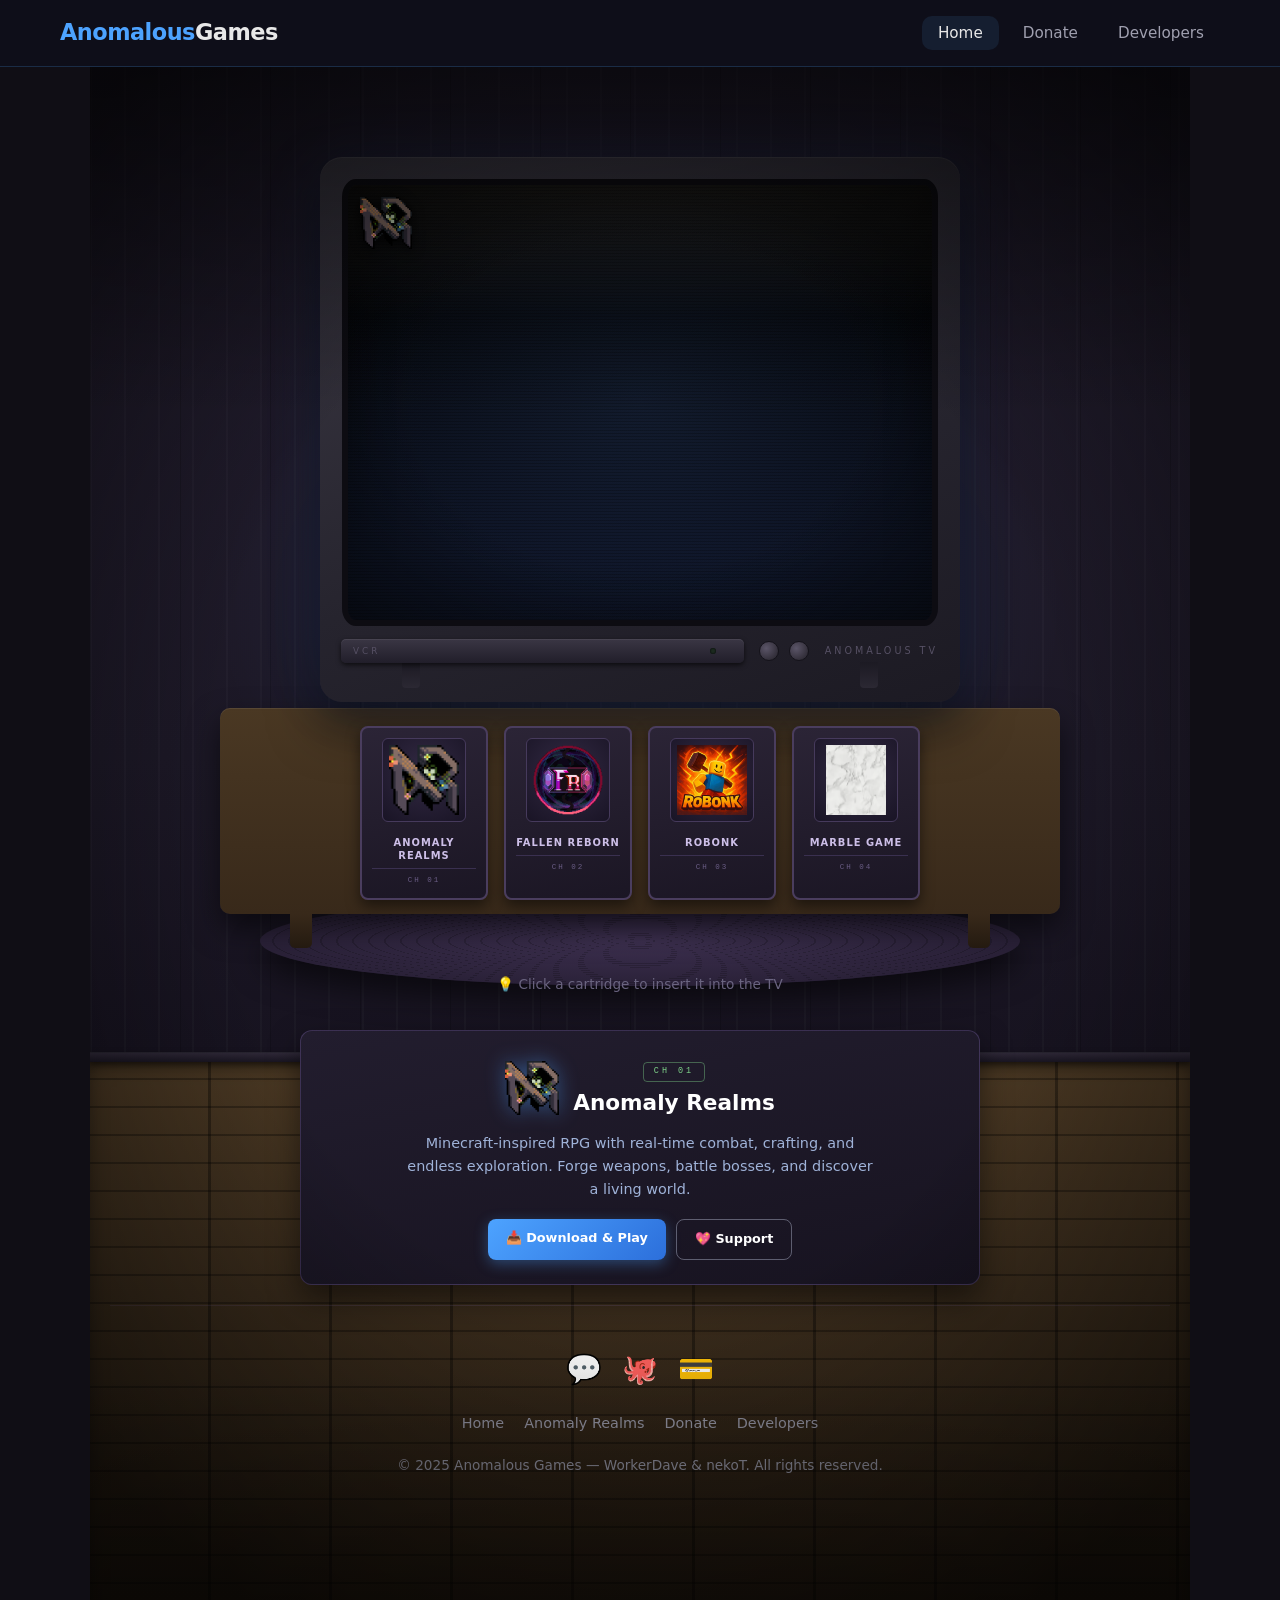
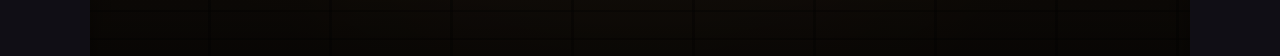
<file: index.html>
﻿<!DOCTYPE html>
<html lang="en">
<head>
  <meta charset="UTF-8">
  <meta name="viewport" content="width=device-width, initial-scale=1">
  <title>Anomalous Games — The Room</title>
  <link rel="stylesheet" href="styles.css">
  <link rel="stylesheet" href="room.css">
</head>
<body class="room-body">

  <!-- Navigation -->
  <nav class="nav">
    <div class="nav-container">
      <a href="index.html" class="nav-logo">Anomalous<span>Games</span></a>
      <button class="nav-toggle" onclick="toggleMenu()" aria-label="Toggle menu">☰</button>
      <ul class="nav-links" id="navLinks">
        <li><a href="index.html" class="active">Home</a></li>
        <li><a href="support/donate.html">Donate</a></li>
        <li><a href="developers.html">Developers</a></li>
      </ul>
    </div>
  </nav>

  <!-- The Room -->
  <section class="room">
    <div class="floor-perspective"></div>
    <div class="baseboard"></div>

    <!-- TV setup -->
    <div class="tv-set">
      <div class="tv">
        <div class="tv-screen" id="tvScreen">
          <video class="screen-video" id="screenVideo" src="2025-07-04 23-46-37.mp4" autoplay muted loop playsinline></video>
          <img src="anomaly.png" alt="" class="screen-logo-overlay" id="screenLogo">
          <div class="screen-crt"></div>
          <div class="scanlines"></div>
        </div>
        <div class="tv-panel">
          <div class="tv-slot" id="tvSlot">
            <div class="slot-mouth"></div>
            <div class="slot-feed"><div class="feed-card" id="feedCard"></div></div>
            <div class="slot-door"></div>
            <span>VCR</span>
          </div>
          <div class="tv-knobs"><span></span><span></span></div>
          <div class="tv-brand">ANOMALOUS&nbsp;TV</div>
        </div>
        <div class="tv-legs"><span></span><span></span></div>
      </div>
      <!-- tv table with cartridges -->
      <div class="tv-table">
        <div class="table-top">
          <div class="cartridge" data-game="anomaly" onclick="insertCartridge(this)" tabindex="0">
            <img src="anomaly.png" alt="Anomaly Realms" class="cart-art">
            <div class="cart-label">ANOMALY REALMS</div>
            <div class="cart-ch">CH 01</div>
          </div>
          <div class="cartridge" data-game="fallen" onclick="insertCartridge(this)" tabindex="0">
            <img src="fallen.png" alt="Fallen Reborn" class="cart-art">
            <div class="cart-label">FALLEN REBORN</div>
            <div class="cart-ch">CH 02</div>
          </div>
          <div class="cartridge" data-game="robonk" onclick="insertCartridge(this)" tabindex="0">
            <img src="robonk.png" alt="Robonk" class="cart-art">
            <div class="cart-label">ROBONK</div>
            <div class="cart-ch">CH 03</div>
          </div>
          <div class="cartridge" data-game="marble" onclick="insertCartridge(this)" tabindex="0">
            <img src="marble.png" alt="Marble Game" class="cart-art">
            <div class="cart-label">MARBLE GAME</div>
            <div class="cart-ch">CH 04</div>
          </div>
        </div>
        <div class="table-legs"><span></span><span></span></div>
      </div>
    </div>

    <p class="room-hint">💡 Click a cartridge to insert it into the TV</p>

    <!-- Game info panel (below the table) -->
    <div class="info-panel" id="infoPanel">
      <div class="info-head">
        <img src="anomaly.png" alt="" class="info-logo" id="infoLogo">
        <div>
          <div class="info-ch" id="infoCh">CH 01</div>
          <h3 class="info-title" id="infoTitle">Anomaly Realms</h3>
        </div>
      </div>
      <p class="info-desc" id="infoDesc">Minecraft-inspired RPG with real-time combat, crafting, and endless exploration. Forge weapons, battle bosses, and discover a living world.</p>
      <div class="screen-links" id="infoLinks">
        <a href="support/anomaly.html" class="screen-btn">📥 Download &amp; Play</a>
        <a href="support/anomaly.html" class="screen-btn alt">💖 Support</a>
      </div>
    </div>

  <!-- Footer -->
  <footer class="footer">
    <div class="footer-social">
      <a href="https://discord.gg/your-discord-link" title="Discord">💬</a>
      <a href="https://github.com/WorkerDave" title="GitHub">🐙</a>
      <a href="https://paypal.me/WorkerDave" title="PayPal">💳</a>
    </div>
    <div class="footer-links">
      <a href="index.html">Home</a>
      <a href="support/anomaly.html">Anomaly Realms</a>
      <a href="support/donate.html">Donate</a>
      <a href="developers.html">Developers</a>
    </div>
    <p>&copy; 2025 Anomalous Games — WorkerDave &amp; nekoT. All rights reserved.</p>
  </footer>

  <script>
    const CHANNELS = {
      anomaly: {
        ch: "CH 01", title: "Anomaly Realms", art: "anomaly.png",
        video: "2025-07-04 23-46-37.mp4",
        desc: "Minecraft-inspired RPG with real-time combat, crafting, and endless exploration. Forge weapons, battle bosses, and discover a living world.",
        links: [
          { href: "support/anomaly.html", label: "📥 Download & Play", cls: "" },
          { href: "support/anomaly.html", label: "💖 Support", cls: "alt" }
        ]
      },
      fallen: {
        ch: "CH 02", title: "Fallen Reborn", art: "fallen.png",
        video: "2025-07-03 12-27-45.mp4",
        desc: "A dark fantasy world where fallen heroes rise again. Immersive storytelling meets strategic gameplay in this epic adventure.",
        links: [{ href: "support/fallen.html", label: "🔔 Get Notified", cls: "" }]
      },
      robonk: {
        ch: "CH 03", title: "Robonk", art: "robonk.png",
        video: "",
        desc: "Chaotic multiplayer mayhem with robots. WIP — stay tuned for playtests and updates.",
        links: [{ href: "support/robonk.html", label: "🔔 Get Notified", cls: "" }]
      },
      marble: {
        ch: "CH 04", title: "Marble Game", art: "marble.png",
        video: "",
        desc: "Precision platforming meets beautiful marble physics. Navigate marble runs and collect gems in this relaxing yet challenging experience.",
        links: [{ href: "support/marble.html", label: "🔔 Get Notified", cls: "" }]
      }
    };

    let currentGame = "anomaly";

    function tuneTo(game, key) {
      currentGame = key;
      const screen = document.getElementById('tvScreen');
      screen.classList.add('changing');

      const video = document.getElementById('screenVideo');
      if (game.video) {
        video.style.display = '';
        video.src = encodeURI(game.video);
        video.load();
        video.play().catch(() => {});
      } else {
        video.style.display = 'none';
      }
      document.getElementById('screenLogo').src = game.art;

      document.getElementById('infoLogo').src = game.art;
      document.getElementById('infoCh').textContent = game.ch;
      document.getElementById('infoTitle').textContent = game.title;
      document.getElementById('infoDesc').textContent = game.desc;
      document.getElementById('infoLinks').innerHTML =
        game.links.map(l => '<a href="' + l.href + '" class="screen-btn ' + l.cls + '">' + l.label + '</a>').join('');

      const panel = document.getElementById('infoPanel');
      panel.classList.remove('pop');
      void panel.offsetWidth;
      panel.classList.add('pop');

      setTimeout(() => screen.classList.remove('changing'), 250);
    }

    /* ================================================================
       VCR TAPE STATE MACHINE
       Stages: IDLE -> EJECT (if a tape is loaded) -> TRAVEL -> INSERT
               -> SEATED. Every stage is awaited, so eject and insert
               can never overlap. Durations come from the CSS custom
               properties on :root in room.css.
       ================================================================ */
    const wait = (ms) => new Promise(r => setTimeout(r, ms));

    // read tunable timings from room.css so JS logic never hardcodes them
    function vcrTiming() {
      const s = getComputedStyle(document.getElementById('tvSlot'));
      const ms = (name) => parseFloat(s.getPropertyValue(name)) || 0;
      return {
        travel: ms('--insert-travel-duration'),
        snap:   ms('--insert-snap-duration'),
        eject:  ms('--eject-duration'),
        kick:   ms('--eject-kick-duration'),
        catchEase: s.getPropertyValue('--vcr-catch-ease').trim() || 'ease-out',
        easeIn: s.getPropertyValue('--vcr-ease-in').trim() || 'ease-in'
      };
    }

    // short camera-shake on the TV (transform-only, GPU friendly)
    function tvShake(delay = 0) {
      document.querySelector('.tv').animate([
        { transform: 'translate(0,0) rotate(0deg)' },
        { transform: 'translate(1px,2px) rotate(0.3deg)' },
        { transform: 'translate(-2px,1px) rotate(-0.3deg)' },
        { transform: 'translate(1px,0) rotate(0.15deg)' },
        { transform: 'translate(0,0) rotate(0deg)' }
      ], { duration: 220, delay });
    }

    // dark page-level layer pinned over the slot (document coordinates,
    // scroll-proof) so the tape is occluded as it feeds in
    function showOccluder(sRect) {
      const occ = document.createElement('div');
      occ.className = 'slot-occluder';
      occ.id = 'slotOccluder';
      occ.style.left = (sRect.left + window.scrollX) + 'px';
      occ.style.top = (sRect.top + window.scrollY) + 'px';
      occ.style.width = sRect.width + 'px';
      occ.style.height = sRect.height + 'px';
      document.body.appendChild(occ);
      return occ;
    }
    const hideOccluder = () => document.getElementById('slotOccluder')?.remove();

    let vcrBusy = false;   // guard: no overlapping animations
    let loadedKey = null;  // which tape (if any) is currently seated

    function insertCartridge(cart) {
      if (vcrBusy) return;
      const key = cart.dataset.game;
      if (key === loadedKey) return; // same tape already playing
      vcrBusy = true;
      (async () => {
        // ---- EJECT: clear the slot AND un-dim the previous tape ----
        if (loadedKey) {
          document.querySelector(`.cartridge[data-game="${loadedKey}"]`)?.classList.remove('inserted');
          await ejectLoadedTape();
        }
        // ---- TRAVEL -> INSERT -> SEATED ----
        await insertTape(cart, key);
        vcrBusy = false;
      })();
    }

    /* ---------- EJECT stage ---------- */
    async function ejectLoadedTape() {
      const t = vcrTiming();
      const slot = document.getElementById('tvSlot');
      const feed = document.getElementById('feedCard');
      slot.classList.remove('loaded');
      slot.classList.add('ejecting', 'open');

      // spring-out "pop": seated lip kicks out of the mouth, then fades away
      feed.animate([
        { transform: 'translateX(-72%) scaleX(0.9)', opacity: 1, offset: 0, easing: 'ease-out' },
        { transform: 'translateX(-40%) scaleX(1)',   opacity: 1, offset: 0.35, easing: 'ease-in' },
        { transform: 'translateX(-58%) scaleX(0.95)', opacity: 0, offset: 1 }
      ], { duration: t.kick, fill: 'forwards' });

      await wait(t.kick + 80);

      // door swings shut on an empty slot
      slot.classList.remove('ejecting', 'open');
      await wait(Math.max(t.eject - t.kick - 80, 120));
      feed.getAnimations().forEach(a => a.cancel());
      feed.style.opacity = '';
      loadedKey = null;
    }

    /* ---------- TRAVEL -> INSERT -> SEATED stages ---------- */
    async function insertTape(cart, key) {
      const t = vcrTiming();
      const slot = document.getElementById('tvSlot');
      const feed = document.getElementById('feedCard');

      // ---- TRAVEL prep: clone the cartridge and fly it to the slot ----
      cart.classList.add('inserting');
      const cRect = cart.getBoundingClientRect();
      const sRect = slot.getBoundingClientRect();
      const ghost = cart.cloneNode(true);
      ghost.className = 'cartridge cart-ghost';
      // page coordinates so scrolling mid-animation can't desync it
      ghost.style.left = (cRect.left + window.scrollX) + 'px';
      ghost.style.top = (cRect.top + window.scrollY) + 'px';
      ghost.style.width = cRect.width + 'px';
      document.body.appendChild(ghost);
      void ghost.offsetWidth;

      const dx = (sRect.left + sRect.width / 2) - (cRect.left + cRect.width / 2);
      // tape arrives scaled so its long (bottom) edge fits the slot mouth
      const fit = Math.min((sRect.width * 0.55) / cRect.width, 1.4);
      // landing: scaled tape's bottom edge rests EXACTLY on the slot line
      const landY = (sRect.top - (cRect.height * fit) / 2) - (cRect.top + cRect.height / 2);

      // ---- TRAVEL: lift -> arc -> land upright on the slot line ----
      const travel = ghost.animate([
        // picked up off the table
        { transform: 'translate(0,0) rotate(0deg) scale(1)', opacity: 1, offset: 0, easing: 'ease-out' },
        // arc up and toward the TV
        { transform: `translate(${dx * 0.4}px, ${landY * 0.55 - 60}px) rotate(-6deg) scale(${(1 + fit) / 2 + 0.1})`, opacity: 1, offset: 0.4, easing: t.easeIn },
        // arrive: upright, bottom edge resting on the slot line
        { transform: `translate(${dx}px, ${landY}px) rotate(0deg) scale(${fit})`, opacity: 1, offset: 1 }
      ], { duration: t.travel, fill: 'forwards' });
      await travel.finished;

      // door flips open the moment the tape arrives
      slot.classList.add('open');
      tvShake(0);
      await wait(150); // let the door swing before the feed starts

      // ---- INSERT (real VCR feed): the ghost pivots around its bottom
      //      edge (transform-origin in CSS), so that edge STAYS PLANTED on
      //      the slot line through every beat. Laying flat, then receding
      //      (translateZ) while flattening to ~88deg makes the tape visibly
      //      collapse into the slot line — exactly how a VHS insertion
      //      looks from the front. ----
      const occ = showOccluder(sRect);
      // edge-on slab feeds through the clipped .slot-feed — the part of
      // the tape already inside the machine
      feed.style.opacity = '1';
      const feedAnim = feed.animate([
        { transform: 'translateX(-120%)', opacity: 1, offset: 0, easing: t.catchEase },
        { transform: 'translateX(30%) scaleX(0.95)', opacity: 1, offset: 0.55, easing: 'ease-in' },
        { transform: 'translateX(60%) scaleX(0.9)', opacity: 1, offset: 1 }
      ], { duration: t.snap + 120, fill: 'forwards' });

      const drop = ghost.animate([
        // BEAT 1 — upright arrival on the slot line
        { transform: `perspective(700px) translate(${dx}px, ${landY}px) rotateX(8deg) scale(${fit})`, opacity: 1, offset: 0, easing: t.catchEase },
        // BEAT 2 — lays down flat onto the slot, edge staying on the line
        { transform: `perspective(700px) translate(${dx}px, ${landY}px) rotateX(74deg) scale(${fit})`, opacity: 1, offset: 0.42, easing: t.easeIn },
        // BEAT 3 — mechanism draws it back: recedes and flattens into the slit
        { transform: `perspective(700px) translate(${dx}px, ${landY}px) rotateX(84deg) translateZ(-120px) scale(${fit})`, opacity: 0.9, offset: 0.75 },
        // BEAT 4 — collapsed into the slot line, fully swallowed
        { transform: `perspective(700px) translate(${dx}px, ${landY}px) rotateX(88deg) translateZ(-220px) scale(${fit})`, opacity: 0, offset: 1 }
      ], { duration: t.snap, fill: 'forwards' });
      await drop.finished;

      // ---- SEATED: ghost gone; tape lip parks, LED lights, channel tunes ----
      ghost.remove();
      hideOccluder();
      slot.classList.remove('open');
      slot.classList.add('loading', 'loaded');
      tvShake(40); // snap of the mechanism catching the tape

      await feedAnim.finished;
      feed.getAnimations().forEach(a => a.cancel());
      feed.style.opacity = ''; // .tv-slot.loaded .feed-card parks the lip via CSS
      await wait(600);         // "loading" blink
      slot.classList.remove('loading');

      cart.classList.remove('inserting');
      cart.classList.add('inserted');
      loadedKey = key;

      // hook into the existing TV/video-swap logic
      tuneTo(CHANNELS[key], key);
    }

    function toggleMenu() {
      document.getElementById('navLinks').classList.toggle('open');
    }
  </script>

  <div class="room-vignette"></div>
  </section>
</body>
</html>
</file>
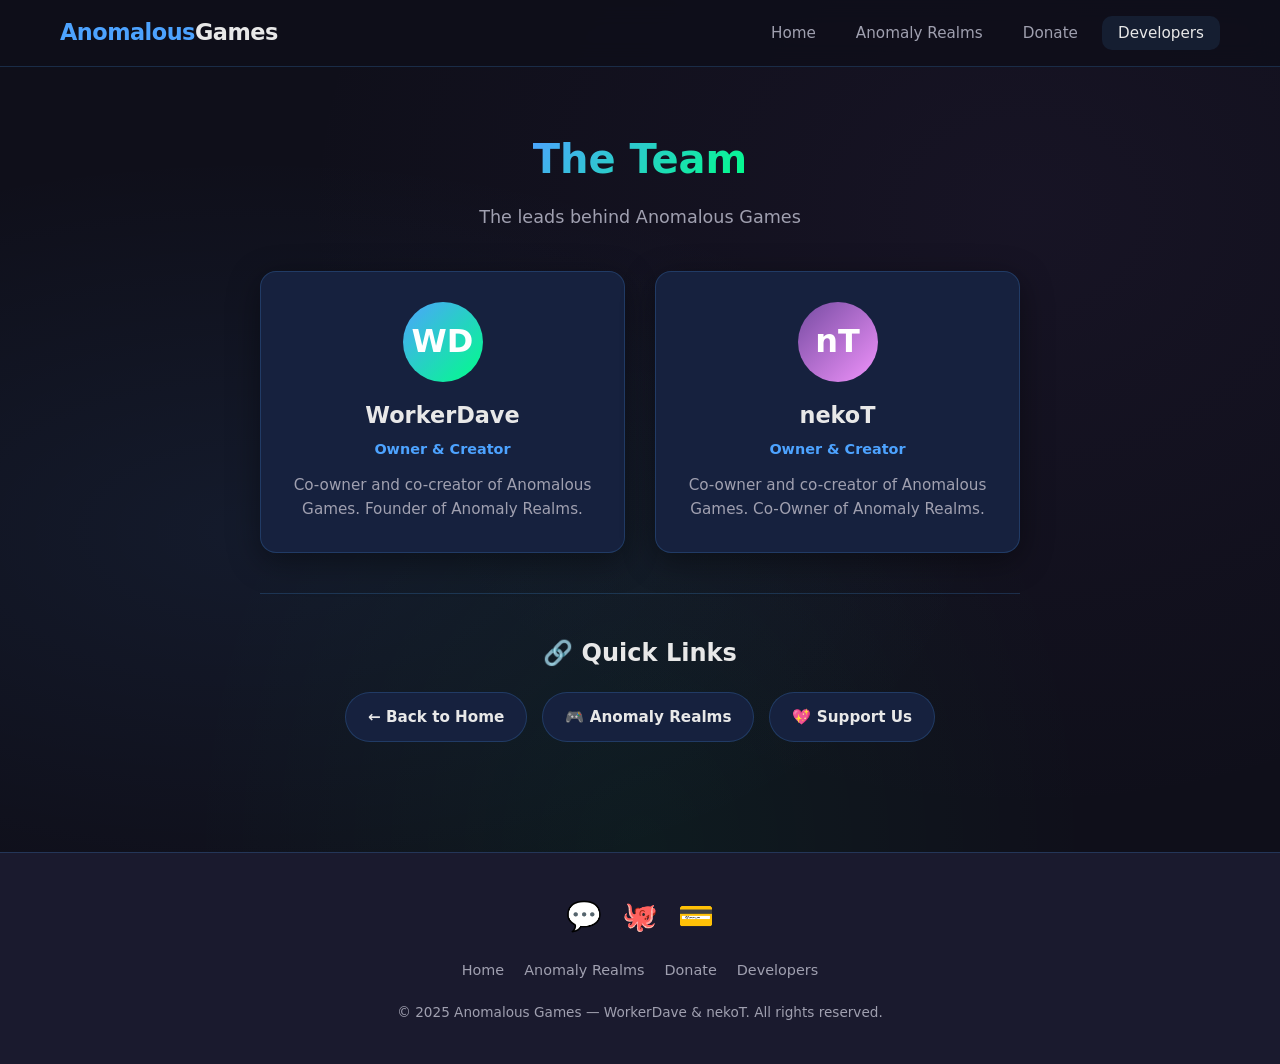
<file: developers.html>
<!DOCTYPE html>
<html lang="en">
<head>
  <meta charset="UTF-8">
  <meta name="viewport" content="width=device-width, initial-scale=1">
  <title>Developers - Anomalous Games</title>
  <link rel="stylesheet" href="styles.css">
</head>
<body>
  <!-- Navigation -->
  <nav class="nav">
    <div class="nav-container">
      <a href="index.html" class="nav-logo">Anomalous<span>Games</span></a>
      <button class="nav-toggle" onclick="toggleMenu()" aria-label="Toggle menu">☰</button>
      <ul class="nav-links" id="navLinks">
        <li><a href="index.html">Home</a></li>
        <li><a href="support/anomaly.html">Anomaly Realms</a></li>
        <li><a href="support/donate.html">Donate</a></li>
        <li><a href="developers.html" class="active">Developers</a></li>
      </ul>
    </div>
  </nav>

  <!-- Developers Page -->
  <section class="support-page">
    <div class="support-header">
      <h1><span class="grad">The Team</span></h1>
      <p>The leads behind Anomalous Games</p>
    </div>

    <div class="dev-grid">
      <div class="dev-card workerdave">
        <div class="dev-avatar">WD</div>
        <h3 class="dev-name">WorkerDave</h3>
        <p class="dev-role">Owner &amp; Creator</p>
        <p class="dev-bio">Co-owner and co-creator of Anomalous Games. Founder of Anomaly Realms.</p>
      </div>
      <div class="dev-card nekot">
        <div class="dev-avatar">nT</div>
        <h3 class="dev-name">nekoT</h3>
        <p class="dev-role">Owner &amp; Creator</p>
        <p class="dev-bio">Co-owner and co-creator of Anomalous Games. Co-Owner of Anomaly Realms.</p>
      </div>
    </div>

    <div class="support-divider"></div>

    <h2 class="support-section-title">🔗 Quick Links</h2>
    <div class="support-secondary">
      <a href="index.html">← Back to Home</a>
      <a href="support/anomaly.html">🎮 Anomaly Realms</a>
      <a href="support/donate.html">💖 Support Us</a>
    </div>
  </section>

  <!-- Footer -->
  <footer class="footer">
    <div class="footer-social">
      <a href="https://discord.gg/your-discord-link" title="Discord">💬</a>
      <a href="https://github.com/WorkerDave" title="GitHub">🐙</a>
      <a href="https://paypal.me/WorkerDave" title="PayPal">💳</a>
    </div>
    <div class="footer-links">
      <a href="index.html">Home</a>
      <a href="support/anomaly.html">Anomaly Realms</a>
      <a href="support/donate.html">Donate</a>
      <a href="developers.html">Developers</a>
    </div>
    <p>&copy; 2025 Anomalous Games — WorkerDave &amp; nekoT. All rights reserved.</p>
  </footer>

  <script>
    function toggleMenu() {
      const navLinks = document.getElementById('navLinks');
      navLinks.classList.toggle('open');
    }
  </script>
</body>
</html>
</file>
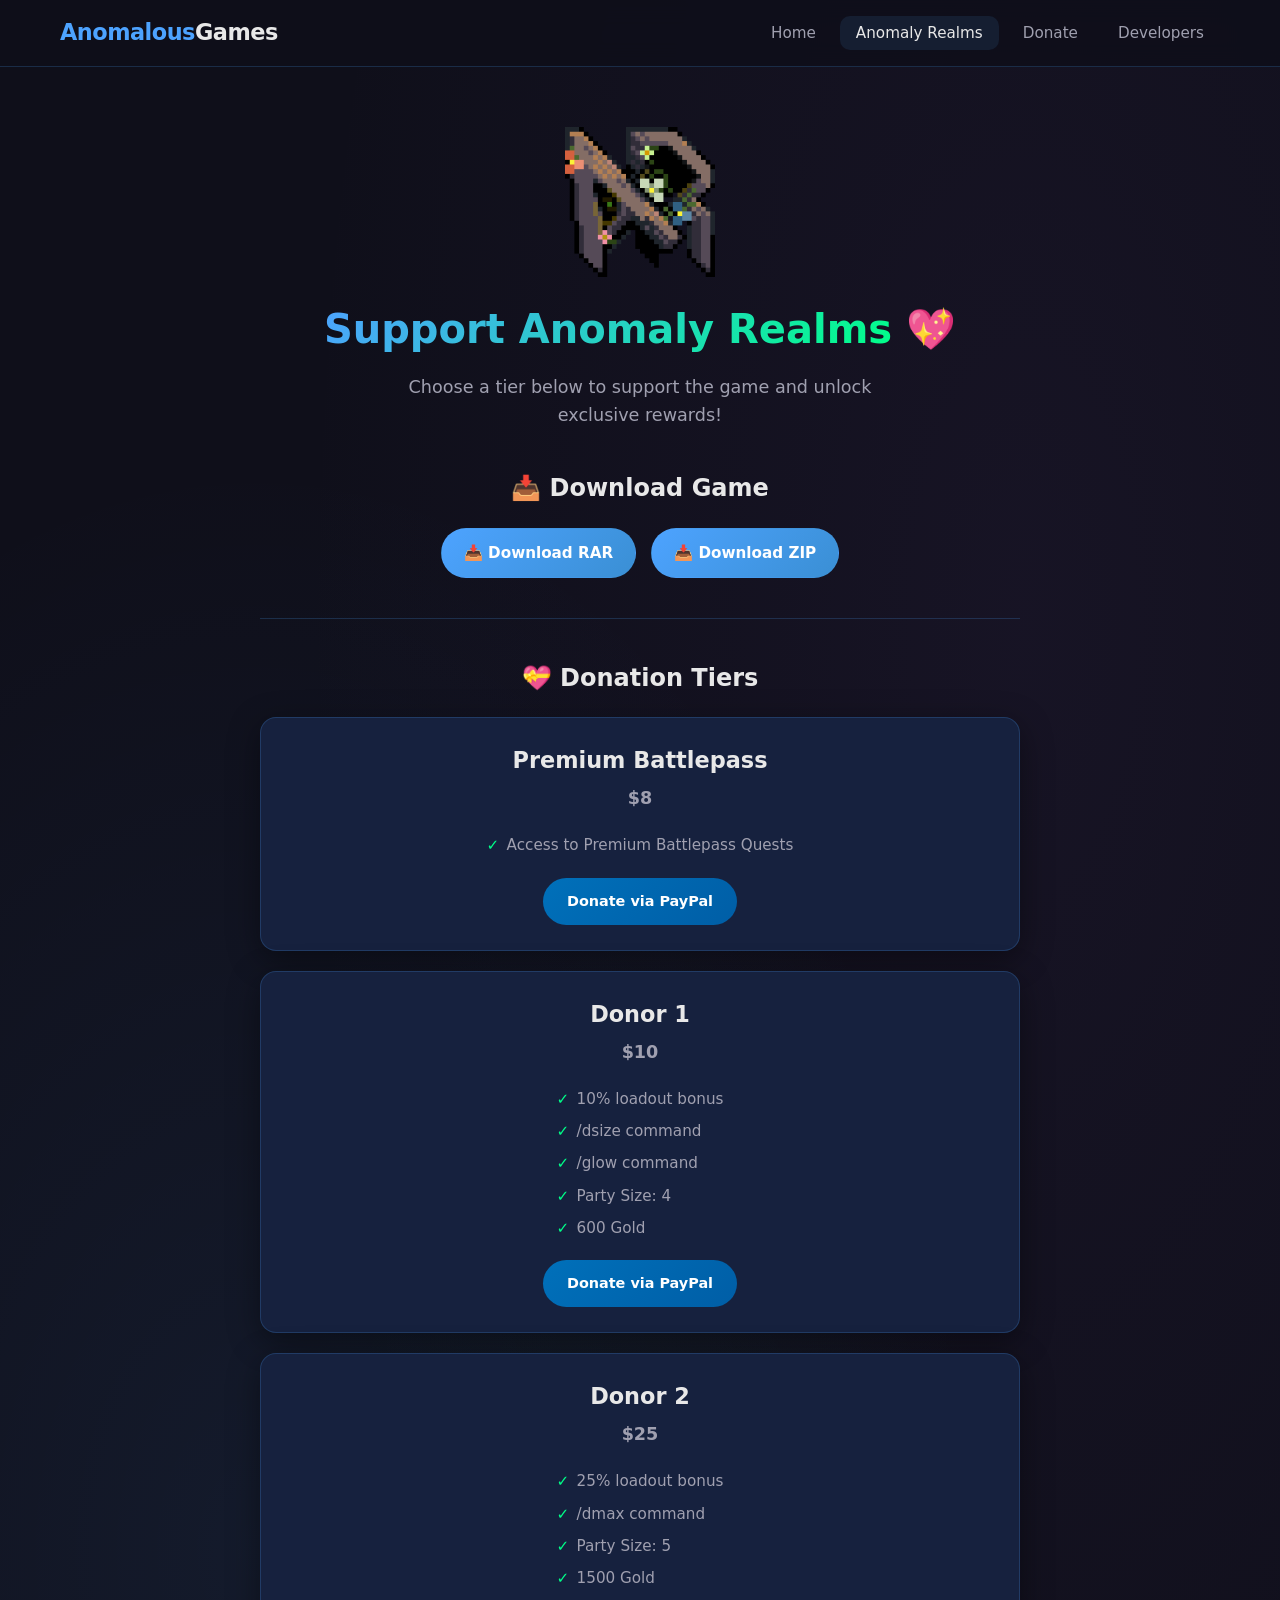
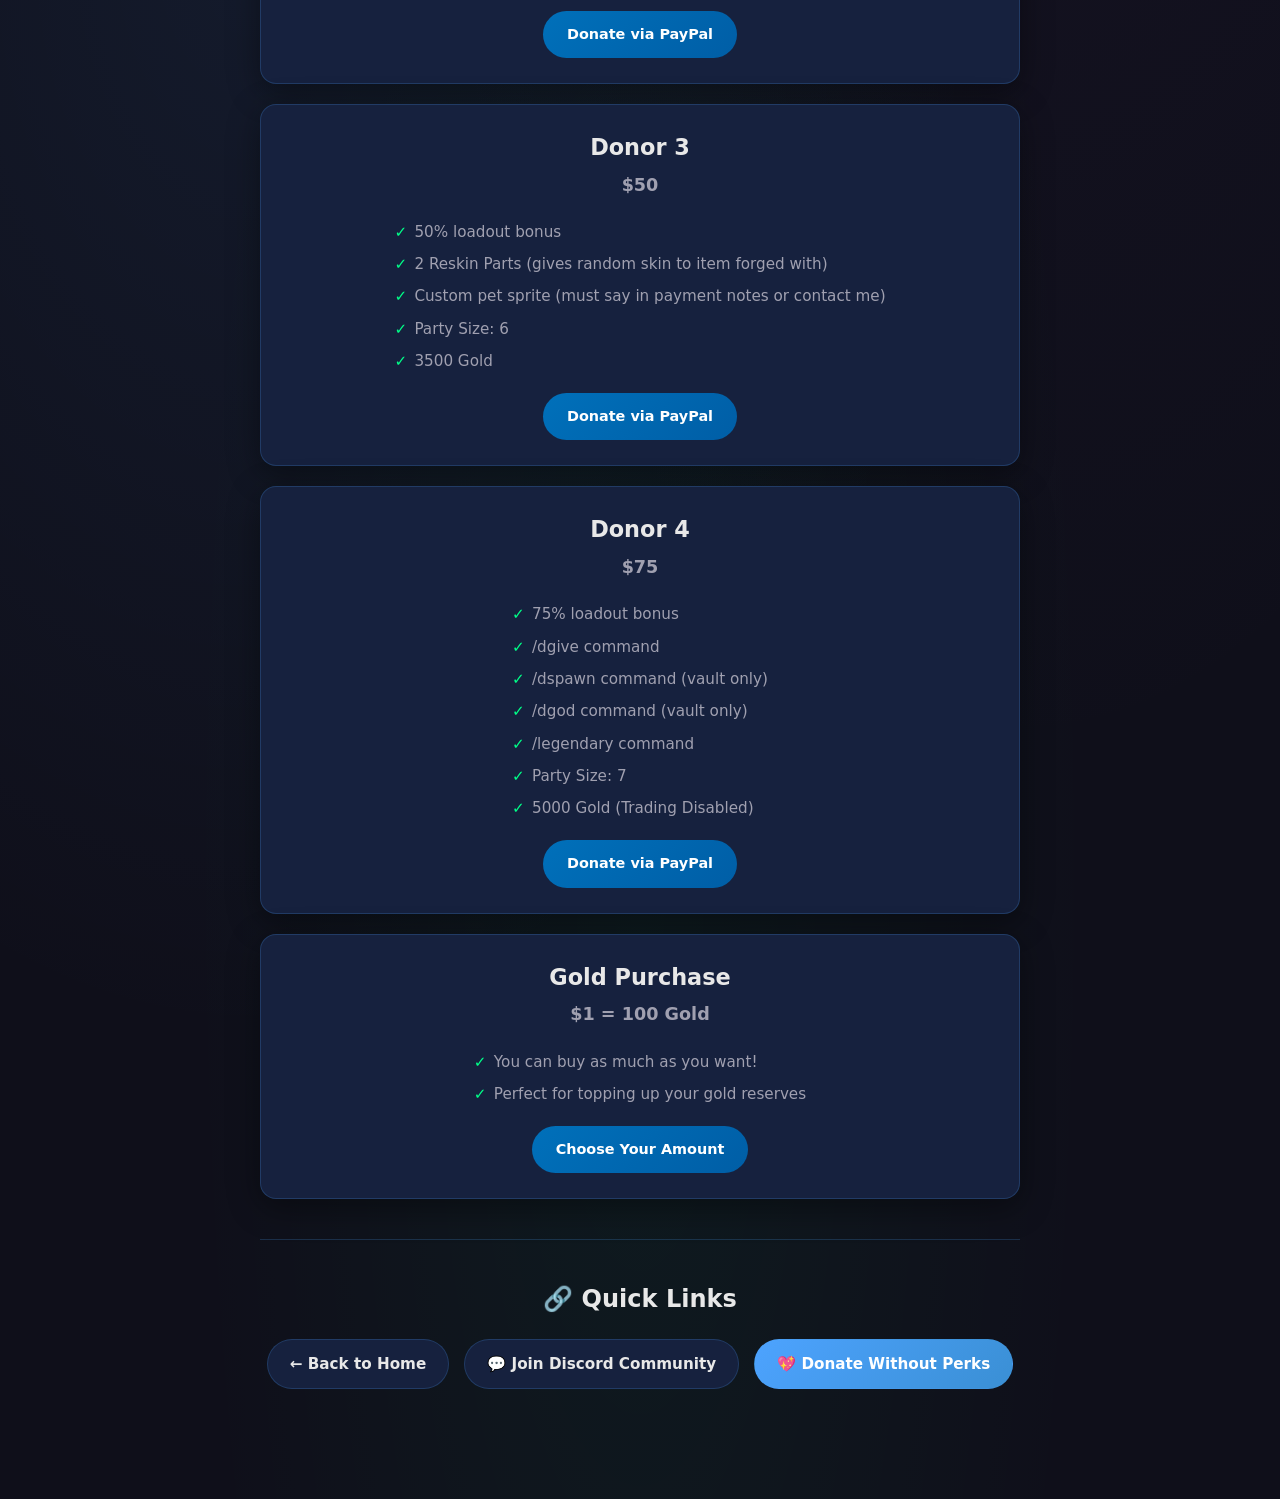
<file: support/anomaly.html>
<!DOCTYPE html>
<html lang="en">
<head>
  <meta charset="UTF-8">
  <title>Anomaly Realms - Support & Donations</title>
  <meta name="viewport" content="width=device-width, initial-scale=1">
  <link rel="stylesheet" href="../styles.css">
</head>
<body>
  <!-- Navigation -->
  <nav class="nav">
    <div class="nav-container">
      <a href="../index.html" class="nav-logo">Anomalous<span>Games</span></a>
      <button class="nav-toggle" onclick="toggleMenu()" aria-label="Toggle menu">☰</button>
      <ul class="nav-links" id="navLinks">
        <li><a href="../index.html">Home</a></li>
        <li><a href="anomaly.html" class="active">Anomaly Realms</a></li>
        <li><a href="donate.html">Donate</a></li>
        <li><a href="../developers.html">Developers</a></li>
      </ul>
    </div>
  </nav>

  <!-- Support Page Content -->
  <section class="support-page">
    <div class="support-header">
      <img src="../anomaly.png" alt="Anomaly Realms Logo" class="card-logo">
      <h1><span class="grad">Support Anomaly Realms</span> 💖</h1>
      <p>Choose a tier below to support the game and unlock exclusive rewards!</p>
    </div>

    <!-- Downloads Section -->
    <h2 class="support-section-title">📥 Download Game</h2>
    <div class="support-secondary">
      <a href="https://github.com/WorkerDave/WorkerDave.github.io/raw/main/Anomaly.rar" class="card-btn primary">📥 Download RAR</a>
      <a href="https://github.com/WorkerDave/WorkerDave.github.io/raw/main/Anomaly.zip" class="card-btn primary">📥 Download ZIP</a>
    </div>

    <div class="support-divider"></div>

    <!-- Donation Tiers -->
    <h2 class="support-section-title">💝 Donation Tiers</h2>

    <!-- Premium Battlepass -->
    <div class="tier-card">
      <h3 class="tier-name">Premium Battlepass</h3>
      <p class="tier-price">$8</p>
      <div class="tier-perks">
        <ul>
          <li><span>Access to Premium Battlepass Quests</span></li>
        </ul>
      </div>
      <a href="https://www.paypal.com/paypalme/WorkerDave/8" target="_blank" class="tier-btn paypal">Donate via PayPal</a>
    </div>

    <!-- Donor 1 -->
    <div class="tier-card">
      <h3 class="tier-name">Donor 1</h3>
      <p class="tier-price">$10</p>
      <div class="tier-perks">
        <ul>
          <li><span>10% loadout bonus</span></li>
          <li><span>/dsize command</span></li>
          <li><span>/glow command</span></li>
          <li><span>Party Size: 4</span></li>
          <li><span>600 Gold</span></li>
        </ul>
      </div>
      <a href="https://www.paypal.com/paypalme/WorkerDave/10" target="_blank" class="tier-btn paypal">Donate via PayPal</a>
    </div>

    <!-- Donor 2 -->
    <div class="tier-card">
      <h3 class="tier-name">Donor 2</h3>
      <p class="tier-price">$25</p>
      <div class="tier-perks">
        <ul>
          <li><span>25% loadout bonus</span></li>
          <li><span>/dmax command</span></li>
          <li><span>Party Size: 5</span></li>
          <li><span>1500 Gold</span></li>
        </ul>
      </div>
      <a href="https://www.paypal.com/paypalme/WorkerDave/25" target="_blank" class="tier-btn paypal">Donate via PayPal</a>
    </div>

    <!-- Donor 3 -->
    <div class="tier-card">
      <h3 class="tier-name">Donor 3</h3>
      <p class="tier-price">$50</p>
      <div class="tier-perks">
        <ul>
          <li><span>50% loadout bonus</span></li>
          <li><span>2 Reskin Parts (gives random skin to item forged with)</span></li>
          <li><span>Custom pet sprite (must say in payment notes or contact me)</span></li>
          <li><span>Party Size: 6</span></li>
          <li><span>3500 Gold</span></li>
        </ul>
      </div>
      <a href="https://www.paypal.com/paypalme/WorkerDave/50" target="_blank" class="tier-btn paypal">Donate via PayPal</a>
    </div>

    <!-- Donor 4 -->
    <div class="tier-card">
      <h3 class="tier-name">Donor 4</h3>
      <p class="tier-price">$75</p>
      <div class="tier-perks">
        <ul>
          <li><span>75% loadout bonus</span></li>
          <li><span>/dgive command</span></li>
          <li><span>/dspawn command (vault only)</span></li>
          <li><span>/dgod command (vault only)</span></li>
          <li><span>/legendary command</span></li>
          <li><span>Party Size: 7</span></li>
          <li><span>5000 Gold (Trading Disabled)</span></li>
        </ul>
      </div>
      <a href="https://www.paypal.com/paypalme/WorkerDave/75" target="_blank" class="tier-btn paypal">Donate via PayPal</a>
    </div>

    <!-- Gold Purchase -->
    <div class="tier-card">
      <h3 class="tier-name">Gold Purchase</h3>
      <p class="tier-price">$1 = 100 Gold</p>
      <div class="tier-perks">
        <ul>
          <li><span>You can buy as much as you want!</span></li>
          <li><span>Perfect for topping up your gold reserves</span></li>
        </ul>
      </div>
      <a href="https://www.paypal.com/paypalme/WorkerDave" target="_blank" class="tier-btn paypal">Choose Your Amount</a>
    </div>

    <div class="support-divider"></div>

    <!-- Quick Links -->
    <h2 class="support-section-title">🔗 Quick Links</h2>
    <div class="support-secondary">
      <a href="../index.html">← Back to Home</a>
      <a href="https://discord.gg/your-discord-link">💬 Join Discord Community</a>
      <a href="donate.html" class="primary">💖 Donate Without Perks</a>
    </div>
  </section>

  <script>
    function toggleMenu() {
      const navLinks = document.getElementById('navLinks');
      navLinks.classList.toggle('open');
    }
  </script>
</body>
</html>
</file>
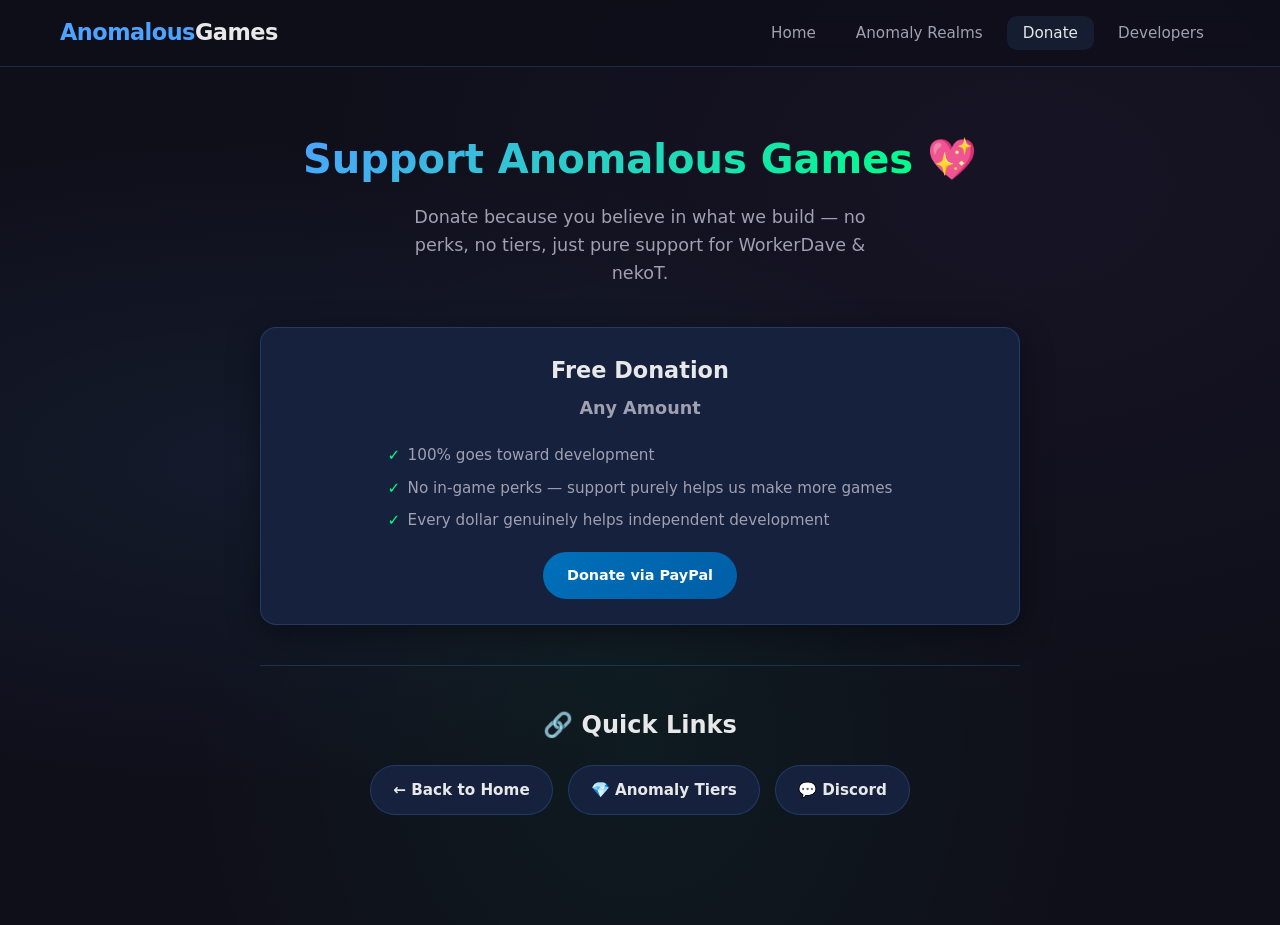
<file: support/donate.html>
<!DOCTYPE html>
<html lang="en">
<head>
  <meta charset="UTF-8">
  <title>Donate - Anomalous Games</title>
  <meta name="viewport" content="width=device-width, initial-scale=1">
  <link rel="stylesheet" href="../styles.css">
</head>
<body>
  <!-- Navigation -->
  <nav class="nav">
    <div class="nav-container">
      <a href="../index.html" class="nav-logo">Anomalous<span>Games</span></a>
      <button class="nav-toggle" onclick="toggleMenu()" aria-label="Toggle menu">☰</button>
      <ul class="nav-links" id="navLinks">
        <li><a href="../index.html">Home</a></li>
        <li><a href="anomaly.html">Anomaly Realms</a></li>
        <li><a href="donate.html" class="active">Donate</a></li>
        <li><a href="../developers.html">Developers</a></li>
      </ul>
    </div>
  </nav>

  <!-- Donate Page Content -->
  <section class="support-page">
    <div class="support-header">
      <h1><span class="grad">Support Anomalous Games</span> 💖</h1>
      <p>Donate because you believe in what we build — no perks, no tiers, just pure support for WorkerDave & nekoT.</p>
    </div>

    <div class="tier-card">
      <h3 class="tier-name">Free Donation</h3>
      <p class="tier-price">Any Amount</p>
      <div class="tier-perks">
        <ul>
          <li><span>100% goes toward development</span></li>
          <li><span>No in-game perks — support purely helps us make more games</span></li>
          <li><span>Every dollar genuinely helps independent development</span></li>
        </ul>
      </div>
      <a href="https://www.paypal.com/paypalme/WorkerDave" target="_blank" class="tier-btn paypal">Donate via PayPal</a>
    </div>

    <div class="support-divider"></div>

    <!-- Quick Links -->
    <h2 class="support-section-title">🔗 Quick Links</h2>
    <div class="support-secondary">
      <a href="../index.html">← Back to Home</a>
      <a href="anomaly.html">💎 Anomaly Tiers</a>
      <a href="https://discord.gg/your-discord-link">💬 Discord</a>
    </div>
  </section>

  <script>
    function toggleMenu() {
      const navLinks = document.getElementById('navLinks');
      navLinks.classList.toggle('open');
    }
  </script>
</body>
</html>
</file>
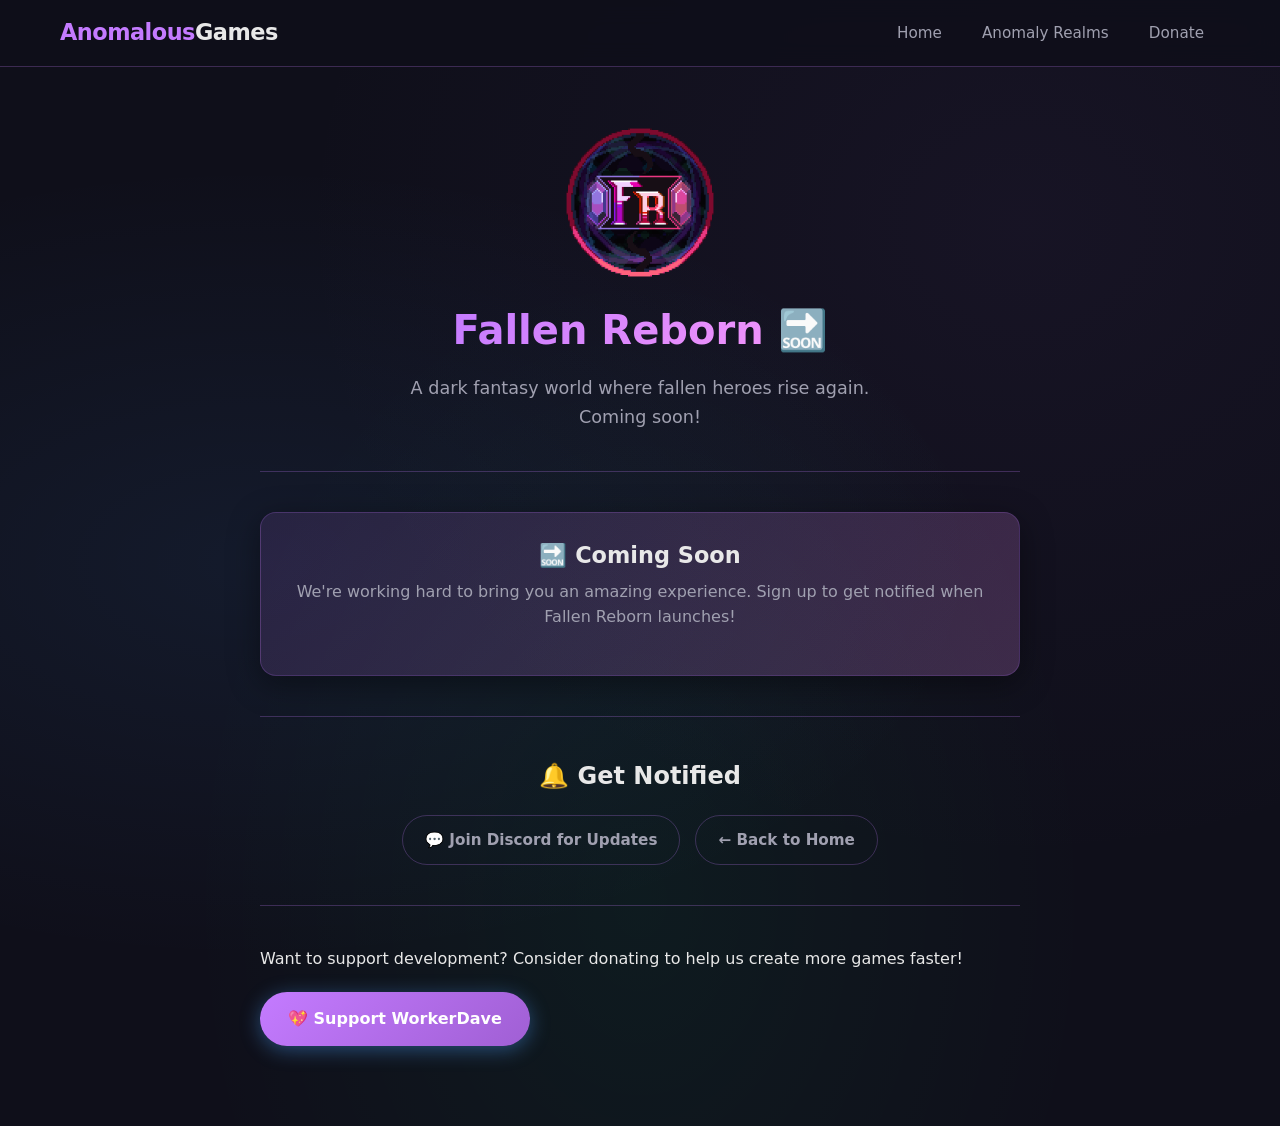
<file: support/fallen.html>
<!DOCTYPE html>
<html lang="en">
<head>
  <meta charset="UTF-8">
  <title>Fallen Reborn - Support & Updates</title>
  <meta name="viewport" content="width=device-width, initial-scale=1">
  <link rel="stylesheet" href="../styles.css">
</head>
<body class="theme-fallen">
  <!-- Navigation -->
  <nav class="nav">
    <div class="nav-container">
      <a href="../index.html" class="nav-logo">Anomalous<span>Games</span></a>
      <button class="nav-toggle" onclick="toggleMenu()" aria-label="Toggle menu">☰</button>
      <ul class="nav-links" id="navLinks">
        <li><a href="../index.html">Home</a></li>
        <li><a href="anomaly.html">Anomaly Realms</a></li>
        <li><a href="donate.html">Donate</a></li>
      </ul>
    </div>
  </nav>

  <!-- Support Page Content -->
  <section class="support-page">
    <div class="support-header">
      <img src="../fallen.png" alt="Fallen Reborn Logo" class="card-logo">
      <h1><span class="grad">Fallen Reborn</span> 🔜</h1>
      <p>A dark fantasy world where fallen heroes rise again. Coming soon!</p>
    </div>

    <div class="support-divider"></div>

    <!-- Coming Soon Notice -->
    <div class="tier-card" style="background: linear-gradient(135deg, rgba(118, 75, 162, 0.2), rgba(240, 147, 251, 0.2)); border-color: rgba(118, 75, 162, 0.4);">
      <h3 class="tier-name">🔜 Coming Soon</h3>
      <p>We're working hard to bring you an amazing experience. Sign up to get notified when Fallen Reborn launches!</p>
    </div>

    <div class="support-divider"></div>

    <!-- Get Notified -->
    <h2 class="support-section-title">🔔 Get Notified</h2>
    <div class="support-secondary">
      <a href="https://discord.gg/your-discord-link" class="card-btn outline">💬 Join Discord for Updates</a>
      <a href="../index.html" class="card-btn outline">← Back to Home</a>
    </div>

    <div class="support-divider"></div>

    <!-- Support Development -->
    <p>Want to support development? Consider donating to help us create more games faster!</p>
    <a href="https://www.paypal.com/paypalme/WorkerDave" target="_blank" class="btn btn-primary" style="margin-top: 20px;">💖 Support WorkerDave</a>
  </section>

  <script>
    function toggleMenu() {
      const navLinks = document.getElementById('navLinks');
      navLinks.classList.toggle('open');
    }
  </script>
</body>
</html>
</file>
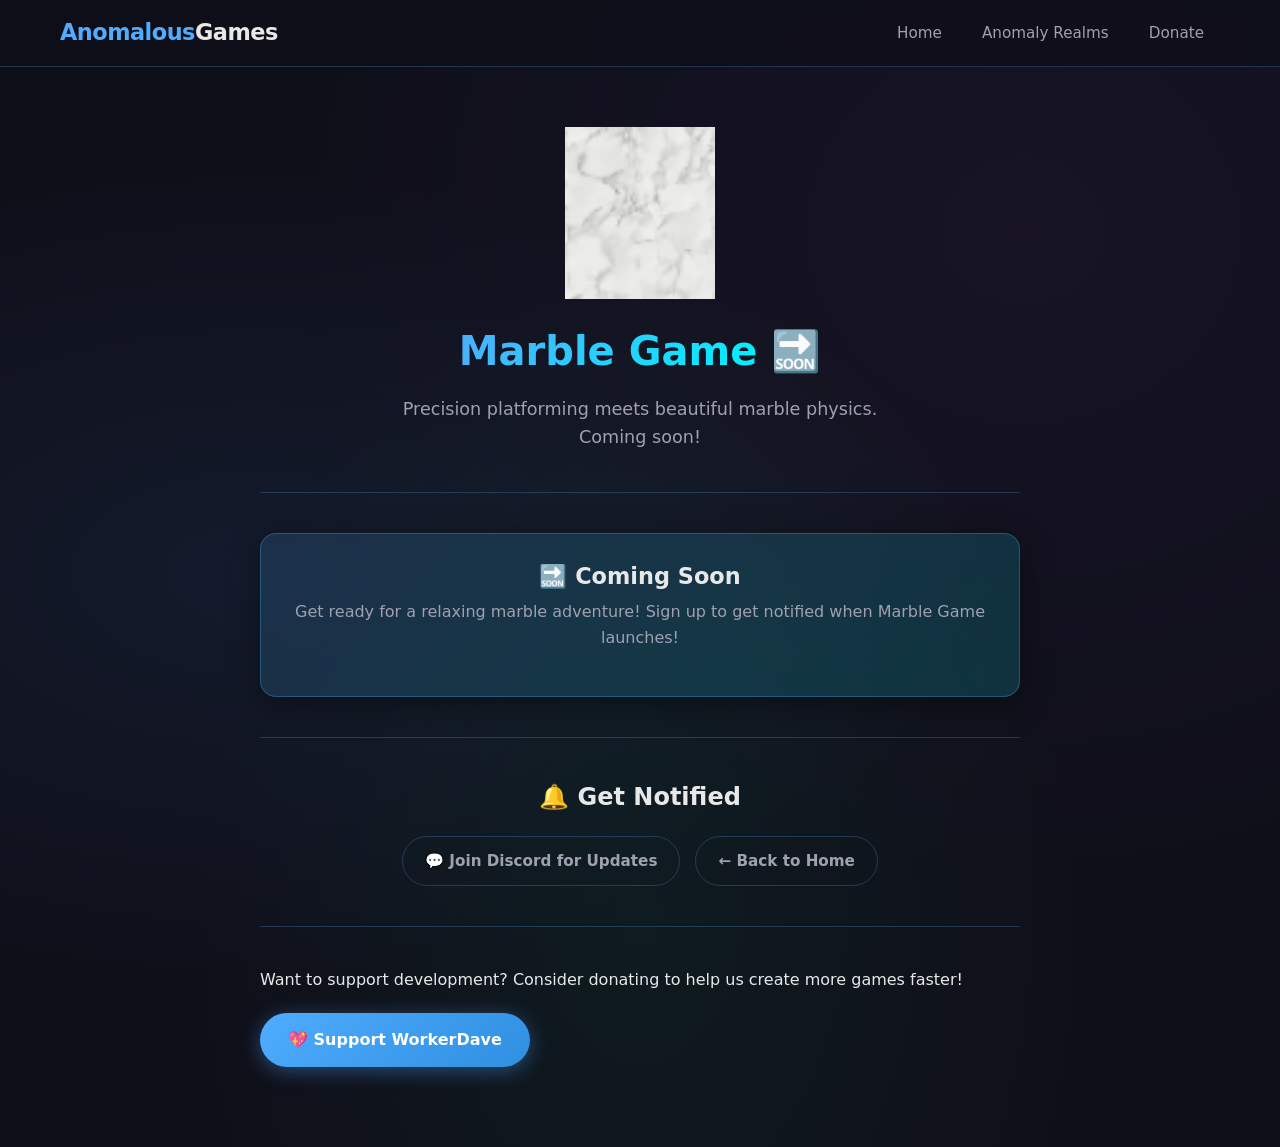
<file: support/marble.html>
<!DOCTYPE html>
<html lang="en">
<head>
  <meta charset="UTF-8">
  <title>Marble Game - Support & Updates</title>
  <meta name="viewport" content="width=device-width, initial-scale=1">
  <link rel="stylesheet" href="../styles.css">
</head>
<body class="theme-marble">
  <!-- Navigation -->
  <nav class="nav">
    <div class="nav-container">
      <a href="../index.html" class="nav-logo">Anomalous<span>Games</span></a>
      <button class="nav-toggle" onclick="toggleMenu()" aria-label="Toggle menu">☰</button>
      <ul class="nav-links" id="navLinks">
        <li><a href="../index.html">Home</a></li>
        <li><a href="anomaly.html">Anomaly Realms</a></li>
        <li><a href="donate.html">Donate</a></li>
      </ul>
    </div>
  </nav>

  <!-- Support Page Content -->
  <section class="support-page">
    <div class="support-header">
      <img src="../marble.png" alt="Marble Game Logo" class="card-logo">
      <h1><span class="grad">Marble Game</span> 🔜</h1>
      <p>Precision platforming meets beautiful marble physics. Coming soon!</p>
    </div>

    <div class="support-divider"></div>

    <!-- Coming Soon Notice -->
    <div class="tier-card" style="background: linear-gradient(135deg, rgba(79, 172, 254, 0.15), rgba(0, 242, 254, 0.15)); border-color: rgba(79, 172, 254, 0.3);">
      <h3 class="tier-name">🔜 Coming Soon</h3>
      <p>Get ready for a relaxing marble adventure! Sign up to get notified when Marble Game launches!</p>
    </div>

    <div class="support-divider"></div>

    <!-- Get Notified -->
    <h2 class="support-section-title">🔔 Get Notified</h2>
    <div class="support-secondary">
      <a href="https://discord.gg/your-discord-link" class="card-btn outline">💬 Join Discord for Updates</a>
      <a href="../index.html" class="card-btn outline">← Back to Home</a>
    </div>

    <div class="support-divider"></div>

    <!-- Support Development -->
    <p>Want to support development? Consider donating to help us create more games faster!</p>
    <a href="https://www.paypal.com/paypalme/WorkerDave" target="_blank" class="btn btn-primary" style="margin-top: 20px;">💖 Support WorkerDave</a>
  </section>

  <script>
    function toggleMenu() {
      const navLinks = document.getElementById('navLinks');
      navLinks.classList.toggle('open');
    }
  </script>
</body>
</html>
</file>
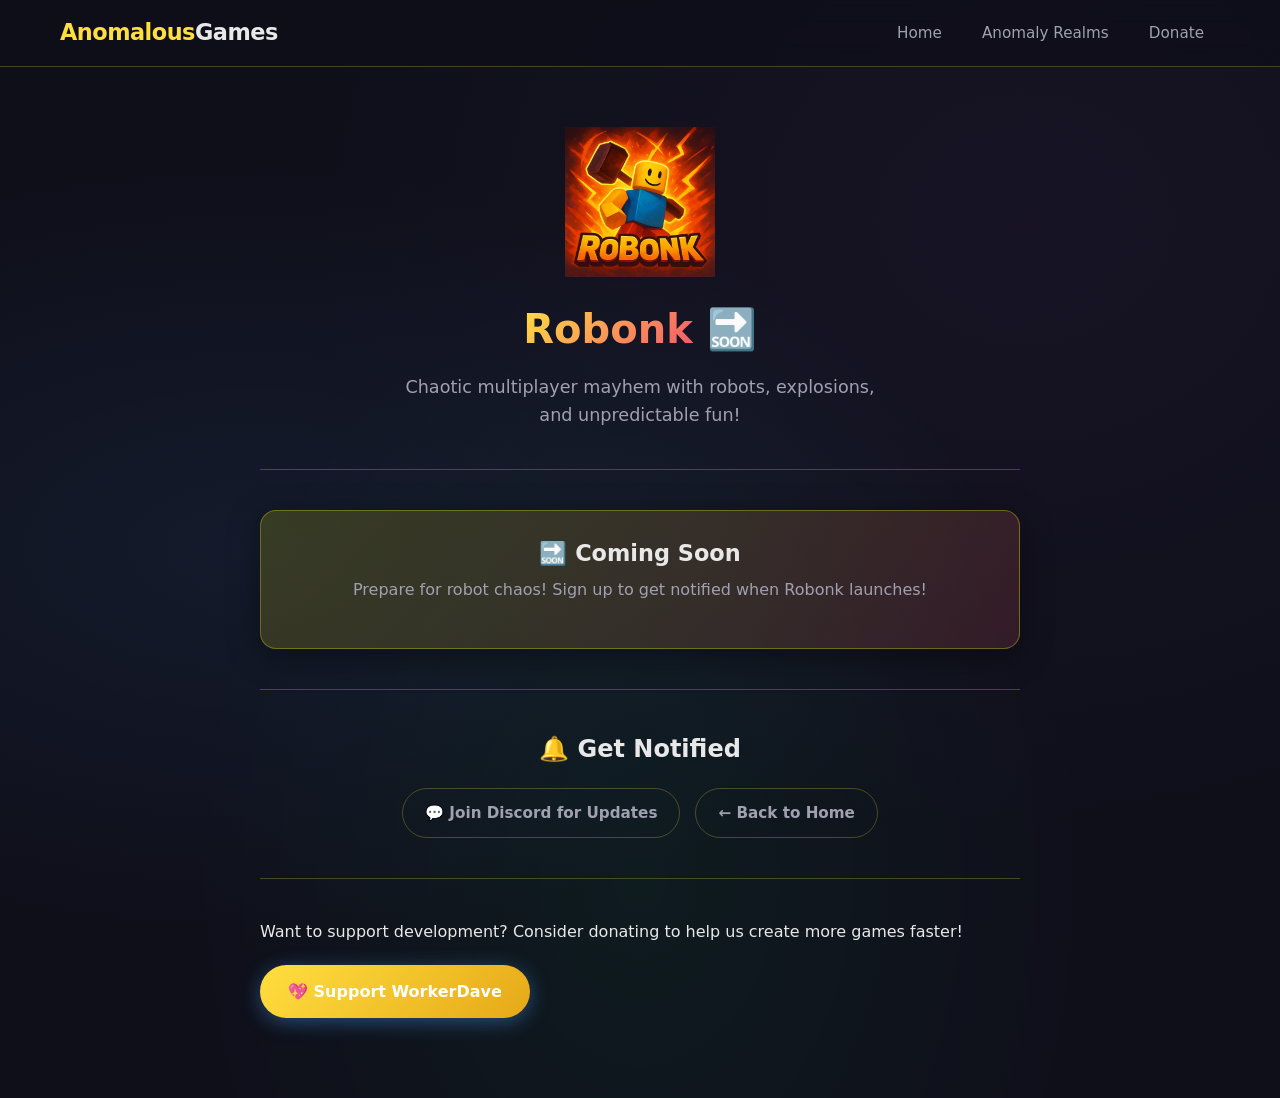
<file: support/robonk.html>
<!DOCTYPE html>
<html lang="en">
<head>
  <meta charset="UTF-8">
  <title>Robonk - Support & Updates</title>
  <meta name="viewport" content="width=device-width, initial-scale=1">
  <link rel="stylesheet" href="../styles.css">
</head>
<body class="theme-robonk">
  <!-- Navigation -->
  <nav class="nav">
    <div class="nav-container">
      <a href="../index.html" class="nav-logo">Anomalous<span>Games</span></a>
      <button class="nav-toggle" onclick="toggleMenu()" aria-label="Toggle menu">☰</button>
      <ul class="nav-links" id="navLinks">
        <li><a href="../index.html">Home</a></li>
        <li><a href="anomaly.html">Anomaly Realms</a></li>
        <li><a href="donate.html">Donate</a></li>
      </ul>
    </div>
  </nav>

  <!-- Support Page Content -->
  <section class="support-page">
    <div class="support-header">
      <img src="../robonk.png" alt="Robonk Logo" class="card-logo">
      <h1><span class="grad">Robonk</span> 🔜</h1>
      <p>Chaotic multiplayer mayhem with robots, explosions, and unpredictable fun!</p>
    </div>

    <div class="support-divider"></div>

    <!-- Coming Soon Notice -->
    <div class="tier-card" style="background: linear-gradient(135deg, rgba(255, 255, 0, 0.15), rgba(245, 87, 108, 0.15)); border-color: rgba(255, 255, 0, 0.3);">
      <h3 class="tier-name">🔜 Coming Soon</h3>
      <p>Prepare for robot chaos! Sign up to get notified when Robonk launches!</p>
    </div>

    <div class="support-divider"></div>

    <!-- Get Notified -->
    <h2 class="support-section-title">🔔 Get Notified</h2>
    <div class="support-secondary">
      <a href="https://discord.gg/your-discord-link" class="card-btn outline">💬 Join Discord for Updates</a>
      <a href="../index.html" class="card-btn outline">← Back to Home</a>
    </div>

    <div class="support-divider"></div>

    <!-- Support Development -->
    <p>Want to support development? Consider donating to help us create more games faster!</p>
    <a href="https://www.paypal.com/paypalme/WorkerDave" target="_blank" class="btn btn-primary" style="margin-top: 20px;">💖 Support WorkerDave</a>
  </section>

  <script>
    function toggleMenu() {
      const navLinks = document.getElementById('navLinks');
      navLinks.classList.toggle('open');
    }
  </script>
</body>
</html>
</file>
<file: styles.css>
/* ===== RESET & BASE ===== */
*, *::before, *::after {
  box-sizing: border-box;
  margin: 0;
  padding: 0;
}

:root {
  --bg-primary: #0f0f1a;
  --bg-secondary: #1a1a2e;
  --bg-card: #16213e;
  --bg-card-hover: #1a2745;
  --text-primary: #e8e8e8;
  --text-secondary: #a0a0b0;
  --accent-blue: #4da3ff;
  --accent-blue-deep: #3a8fd4;
  --accent-soft: rgba(77, 163, 255, 0.1);
  --accent-purple: #764ba2;
  --accent-pink: #f093fb;
  --accent-green: #00ff88;
  --accent-yellow: #FFFF00;
  --accent-cyan: #00f2fe;
  --accent-red: #f5576c;
  --border-color: rgba(77, 163, 255, 0.2);
  --shadow: 0 8px 32px rgba(0, 0, 0, 0.4);
  --shadow-hover: 0 12px 40px rgba(77, 163, 255, 0.25);
  --radius: 16px;
  --radius-sm: 10px;
}

html { scroll-behavior: smooth; }

body {
  font-family: 'Segoe UI', system-ui, -apple-system, sans-serif;
  background: var(--bg-primary);
  background-image:
    radial-gradient(ellipse at 20% 50%, rgba(77, 163, 255, 0.08) 0%, transparent 50%),
    radial-gradient(ellipse at 80% 20%, rgba(118, 75, 162, 0.08) 0%, transparent 50%),
    radial-gradient(ellipse at 50% 80%, rgba(0, 255, 136, 0.05) 0%, transparent 50%);
  color: var(--text-primary);
  line-height: 1.6;
  min-height: 100vh;
}

/* ===== NAVIGATION ===== */
.nav {
  position: sticky;
  top: 0;
  z-index: 100;
  background: rgba(15, 15, 26, 0.9);
  backdrop-filter: blur(12px);
  border-bottom: 1px solid var(--border-color);
  padding: 15px 0;
}

.nav-container {
  max-width: 1200px;
  margin: 0 auto;
  padding: 0 20px;
  display: flex;
  justify-content: space-between;
  align-items: center;
}

.nav-logo {
  font-size: 1.4em;
  font-weight: 700;
  color: var(--accent-blue);
  text-decoration: none;
  letter-spacing: -0.5px;
}

.nav-logo span { color: var(--text-primary); }

.nav-links {
  display: flex;
  list-style: none;
  gap: 8px;
  align-items: center;
}

.nav-links a {
  color: var(--text-secondary);
  text-decoration: none;
  padding: 8px 16px;
  border-radius: var(--radius-sm);
  font-weight: 500;
  font-size: 0.95em;
  transition: all 0.2s ease;
}

.nav-links a:hover,
.nav-links a.active {
  color: var(--text-primary);
  background: var(--accent-soft);
}

.nav-toggle {
  display: none;
  background: none;
  border: none;
  color: var(--text-primary);
  font-size: 1.5em;
  cursor: pointer;
  padding: 5px;
}

@media (max-width: 768px) {
  .nav-toggle { display: block; }
  .nav-links {
    display: none;
    flex-direction: column;
    position: absolute;
    top: 100%;
    left: 0;
    right: 0;
    background: var(--bg-secondary);
    padding: 10px 0;
    border-bottom: 1px solid var(--border-color);
    box-shadow: var(--shadow);
  }
  .nav-links.open { display: flex; }
  .nav-links li { width: 100%; }
  .nav-links a {
    display: block;
    padding: 12px 20px;
    width: 100%;
  }
}

/* ===== HERO SECTION ===== */
.hero {
  text-align: center;
  padding: 80px 20px 60px;
  max-width: 800px;
  margin: 0 auto;
}

.hero-badge {
  display: inline-block;
  background: linear-gradient(135deg, rgba(77, 163, 255, 0.2), rgba(0, 255, 136, 0.2));
  border: 1px solid rgba(77, 163, 255, 0.3);
  padding: 6px 16px;
  border-radius: 20px;
  font-size: 0.85em;
  color: var(--accent-blue);
  margin-bottom: 20px;
  letter-spacing: 0.5px;
}

.hero h1 {
  font-size: 3.5em;
  font-weight: 800;
  margin-bottom: 16px;
  line-height: 1.1;
  color: var(--text-primary);
}

/* Gradient only applies to text inside .grad — keeps emojis uncolored */
.grad {
  background: linear-gradient(135deg, var(--accent-blue), var(--accent-green));
  -webkit-background-clip: text;
  -webkit-text-fill-color: transparent;
  background-clip: text;
}

.hero p {
  font-size: 1.25em;
  color: var(--text-secondary);
  max-width: 600px;
  margin: 0 auto 30px;
}

.hero-buttons {
  display: flex;
  gap: 15px;
  justify-content: center;
  flex-wrap: wrap;
}

.btn {
  display: inline-flex;
  align-items: center;
  gap: 8px;
  padding: 14px 28px;
  border-radius: 50px;
  font-weight: 600;
  font-size: 1em;
  text-decoration: none;
  transition: all 0.3s ease;
  cursor: pointer;
  border: none;
}

.btn-primary {
  background: linear-gradient(135deg, var(--accent-blue), var(--accent-blue-deep));
  color: white;
  box-shadow: 0 4px 20px rgba(77, 163, 255, 0.4);
}

.btn-primary:hover {
  transform: translateY(-2px);
  box-shadow: 0 6px 25px rgba(77, 163, 255, 0.5);
}

.btn-secondary {
  background: rgba(255, 255, 255, 0.1);
  color: var(--text-primary);
  border: 1px solid var(--border-color);
  backdrop-filter: blur(4px);
}

.btn-secondary:hover {
  background: rgba(255, 255, 255, 0.15);
  border-color: rgba(77, 163, 255, 0.4);
}

/* ===== GAMES SECTION ===== */


.games-section {
  max-width: 1200px;
  margin: 0 auto;
  padding: 40px 20px 80px;
}

.section-header {
  text-align: center;
  margin-bottom: 50px;
}

.section-header h2 {
  font-size: 2.2em;
  font-weight: 700;
  margin-bottom: 12px;
  color: var(--text-primary);
}

.section-header p {
  color: var(--text-secondary);
  font-size: 1.1em;
}

.games-grid {
  display: grid;
  grid-template-columns: repeat(auto-fit, minmax(280px, 1fr));
  gap: 30px;
}

.game-card {
  background: var(--bg-card);
  border-radius: var(--radius);
  overflow: hidden;
  border: 1px solid var(--border-color);
  transition: all 0.3s ease;
  box-shadow: var(--shadow);
}

.game-card:hover {
  transform: translateY(-10px);
  box-shadow: var(--shadow-hover);
}

.game-card.anomaly {
  border-color: rgba(0, 255, 136, 0.3);
  background: linear-gradient(135deg, rgba(0, 255, 136, 0.1), rgba(77, 163, 255, 0.1));
}

.game-card.fallen {
  border-color: rgba(118, 75, 162, 0.3);
  background: linear-gradient(135deg, rgba(118, 75, 162, 0.1), rgba(240, 147, 251, 0.1));
}

.game-card.robonk {
  border-color: rgba(255, 255, 0, 0.3);
  background: linear-gradient(135deg, rgba(255, 255, 0, 0.1), rgba(245, 87, 108, 0.1));
}

.game-card.marble {
  border-color: rgba(79, 172, 254, 0.3);
  background: linear-gradient(135deg, rgba(79, 172, 254, 0.1), rgba(0, 242, 254, 0.1));
}

.card-content {
  padding: 30px;
  text-align: center;
}

.card-logo {
  display: block;
  width: 100%;
  max-width: 200px;
  height: auto;
  margin: 0 auto 20px;
  object-fit: contain;
}

.card-title {
  font-size: 1.6em;
  font-weight: 700;
  margin-bottom: 12px;
  color: var(--text-primary);
}

.card-description {
  color: var(--text-secondary);
  font-size: 0.95em;
  line-height: 1.5;
  margin-bottom: 20px;
}

.card-status {
  display: inline-flex;
  align-items: center;
  gap: 6px;
  padding: 4px 12px;
  border-radius: 20px;
  font-size: 0.8em;
  font-weight: 600;
  margin-bottom: 20px;
}

.status-available {
  background: rgba(0, 255, 136, 0.15);
  color: var(--accent-green);
  border: 1px solid rgba(0, 255, 136, 0.3);
}

.status-coming {
  background: rgba(255, 255, 255, 0.1);
  color: var(--text-secondary);
  border: 1px solid rgba(255, 255, 255, 0.2);
}

.card-actions {
  display: flex;
  flex-direction: column;
  gap: 10px;
}

/* ===== DEVELOPERS SECTION ===== */
.dev-grid {
  display: grid;
  grid-template-columns: repeat(auto-fit, minmax(280px, 1fr));
  gap: 30px;
  max-width: 800px;
  margin: 0 auto;
}

.dev-card {
  background: var(--bg-card);
  border: 1px solid var(--border-color);
  border-radius: var(--radius);
  padding: 30px;
  text-align: center;
  transition: all 0.3s ease;
  box-shadow: var(--shadow);
}

.dev-card:hover {
  transform: translateY(-5px);
  box-shadow: var(--shadow-hover);
  border-color: rgba(77, 163, 255, 0.4);
}

.dev-avatar {
  width: 80px;
  height: 80px;
  border-radius: 50%;
  display: flex;
  align-items: center;
  justify-content: center;
  margin: 0 auto 16px;
  font-size: 2em;
  font-weight: 800;
  color: white;
}

.dev-card.workerdave .dev-avatar {
  background: linear-gradient(135deg, var(--accent-blue), var(--accent-green));
}

.dev-card.nekot .dev-avatar {
  background: linear-gradient(135deg, var(--accent-purple), var(--accent-pink));
}

.dev-name {
  font-size: 1.4em;
  font-weight: 700;
  margin-bottom: 4px;
  color: var(--text-primary);
}

.dev-role {
  color: var(--accent-blue);
  font-size: 0.9em;
  font-weight: 600;
  margin-bottom: 12px;
}

.dev-bio {
  color: var(--text-secondary);
  font-size: 0.95em;
}

.card-btn {
  display: inline-flex;
  align-items: center;
  justify-content: center;
  gap: 8px;
  padding: 12px 20px;
  border-radius: 50px;
  font-weight: 600;
  font-size: 0.9em;
  text-decoration: none;
  transition: all 0.2s ease;
  border: none;
  cursor: pointer;
  text-align: center;
}

.card-btn.primary {
  background: linear-gradient(135deg, var(--accent-blue), var(--accent-blue-deep));
  color: white;
}

.card-btn.primary:hover {
  opacity: 0.9;
  transform: scale(1.02);
}

.card-btn.outline {
  background: transparent;
  color: var(--text-secondary);
  border: 1px solid var(--border-color);
}

.card-btn.outline:hover {
  color: var(--text-primary);
  border-color: rgba(77, 163, 255, 0.4);
}

.card-btn.small {
  padding: 8px 16px;
  font-size: 0.85em;
}

/* ===== FEATURES SECTION ===== */


.features {
  background: var(--bg-secondary);
  padding: 80px 20px;
  border-top: 1px solid var(--border-color);
  border-bottom: 1px solid var(--border-color);
}

.features-container {
  max-width: 1200px;
  margin: 0 auto;
  display: grid;
  grid-template-columns: repeat(auto-fit, minmax(250px, 1fr));
  gap: 40px;
}

.feature {
  text-align: center;
  padding: 20px;
}

.feature-icon {
  font-size: 3em;
  margin-bottom: 20px;
  display: inline-block;
}

.feature h3 {
  font-size: 1.3em;
  font-weight: 700;
  margin-bottom: 10px;
  color: var(--text-primary);
}

.feature p {
  color: var(--text-secondary);
  font-size: 0.95em;
}

/* ===== CTA SECTION ===== */
.cta {
  text-align: center;
  padding: 80px 20px;
  background: linear-gradient(135deg, rgba(77, 163, 255, 0.1), rgba(0, 255, 136, 0.05));
  border-top: 1px solid var(--border-color);
  border-bottom: 1px solid var(--border-color);
}

.cta h2 {
  font-size: 2.5em;
  font-weight: 700;
  margin-bottom: 15px;
  color: var(--text-primary);
}

.cta p {
  font-size: 1.2em;
  color: var(--text-secondary);
  max-width: 600px;
  margin: 0 auto 30px;
}

/* ===== FOOTER ===== */
.footer {
  text-align: center;
  padding: 40px 20px;
  background: var(--bg-secondary);
  border-top: 1px solid var(--border-color);
}

.footer-social {
  display: flex;
  justify-content: center;
  gap: 20px;
  margin-bottom: 20px;
}

.footer-social a {
  font-size: 1.8em;
  color: var(--text-secondary);
  text-decoration: none;
  transition: color 0.2s ease;
}

.footer-social a:hover { color: var(--accent-blue); }

.footer-links {
  display: flex;
  justify-content: center;
  gap: 20px;
  flex-wrap: wrap;
  margin-bottom: 20px;
}

.footer-links a {
  color: var(--text-secondary);
  text-decoration: none;
  font-size: 0.9em;
  transition: color 0.2s ease;
}

.footer-links a:hover { color: var(--text-primary); }

.footer p {
  color: var(--text-secondary);
  font-size: 0.85em;
}

/* ===== SUPPORT PAGE ===== */
.support-page {
  max-width: 800px;
  margin: 0 auto;
  padding: 60px 20px 80px;
}

.support-header {
  text-align: center;
  margin-bottom: 40px;
}

.support-header .card-logo {
  width: 150px;
  max-width: 150px;
  margin-bottom: 20px;
}

.support-header h1 {
  font-size: 2.5em;
  font-weight: 700;
  margin-bottom: 12px;
  color: var(--text-primary);
}

.support-header p {
  color: var(--text-secondary);
  font-size: 1.1em;
  max-width: 500px;
  margin: 0 auto;
}

.support-section-title {
  font-size: 1.5em;
  font-weight: 700;
  margin-bottom: 20px;
  color: var(--text-primary);
  text-align: center;
}

.support-secondary {
  display: flex;
  gap: 15px;
  justify-content: center;
  flex-wrap: wrap;
  margin-bottom: 30px;
}

.support-secondary a {
  display: inline-flex;
  align-items: center;
  gap: 8px;
  padding: 12px 22px;
  border-radius: 50px;
  background: var(--bg-card);
  color: var(--text-primary);
  text-decoration: none;
  font-weight: 600;
  font-size: 0.95em;
  border: 1px solid var(--border-color);
  transition: all 0.2s ease;
}

.support-secondary a:hover {
  border-color: rgba(77, 163, 255, 0.5);
  background: var(--bg-card-hover);
  transform: translateY(-2px);
}

.support-secondary a.primary {
  background: linear-gradient(135deg, var(--accent-blue), var(--accent-blue-deep));
  color: white;
  border-color: transparent;
}

.support-divider {
  height: 1px;
  background: var(--border-color);
  margin: 40px 0;
}

.tier-card {
  background: var(--bg-card);
  border: 1px solid var(--border-color);
  border-radius: var(--radius);
  padding: 25px;
  margin-bottom: 20px;
  box-shadow: var(--shadow);
  text-align: center;
}

.tier-name {
  font-size: 1.4em;
  font-weight: 700;
  margin-bottom: 5px;
  color: var(--text-primary);
}

.tier-price {
  font-size: 1.1em;
  color: var(--accent-blue);
  font-weight: 600;
  margin-bottom: 15px;
}

.tier-perks {
  margin-bottom: 20px;
}

.tier-perks ul {
  list-style: none;
  display: inline-flex;
  flex-direction: column;
  gap: 8px;
  text-align: left;
}

.tier-perks li {
  padding-left: 20px;
  position: relative;
  color: var(--text-secondary);
  font-size: 0.95em;
}

.tier-perks li::before {
  content: "✓";
  position: absolute;
  left: 0;
  color: var(--accent-green);
  font-weight: 700;
}

.tier-btn {
  display: inline-flex;
  align-items: center;
  justify-content: center;
  gap: 8px;
  padding: 12px 24px;
  border-radius: 50px;
  font-weight: 600;
  font-size: 0.9em;
  text-decoration: none;
  transition: all 0.2s ease;
  border: none;
  cursor: pointer;
}

.tier-btn.paypal {
  background: linear-gradient(135deg, #0070ba, #005ea6);
  color: white;
}

.tier-btn.paypal:hover {
  opacity: 0.9;
  transform: translateY(-2px);
}

.tier-card > p {
  color: var(--text-secondary);
  margin-bottom: 20px;
}

/* ===== PER-PAGE THEMES (match each game's card colors) ===== */
body.theme-fallen {
  --accent-blue: #c47bff;
  --accent-blue-deep: #a05fd4;
  --accent-green: #f093fb;
  --accent-soft: rgba(118, 75, 162, 0.15);
  --border-color: rgba(196, 123, 255, 0.25);
}

body.theme-robonk {
  --accent-blue: #ffdf40;
  --accent-blue-deep: #e6a817;
  --accent-green: #f5576c;
  --accent-soft: rgba(255, 223, 64, 0.12);
  --border-color: rgba(255, 223, 64, 0.25);
}

body.theme-marble {
  --accent-blue: #4facfe;
  --accent-blue-deep: #2f8fe0;
  --accent-green: #00f2fe;
  --accent-soft: rgba(79, 172, 254, 0.12);
  --border-color: rgba(79, 172, 254, 0.25);
}
</file>
<file: room.css>
/* ===== THE ROOM — retro TV hub (retro-room branch) ===== */

.room-body {
  background: #100e15;
  min-height: 100vh;
}

/* ===== VCR / tape animation timing =====
   Tune these without touching the animation logic in index.html.
   Durations are read by the JS via getComputedStyle(). */
:root {
  /* travel: tape lifts, arcs over and hovers above the slot mouth */
  --insert-travel-duration: 950ms;
  /* final feed: lays flat + is drawn into the slot (4 beats) */
  --insert-snap-duration: 620ms;
  /* full eject: door opens, tape pops out, door closes */
  --eject-duration: 900ms;
  /* the quick spring-out "kick" of the tape itself, inside the eject */
  --eject-kick-duration: 320ms;
  /* mechanical ease with a tiny overshoot at the end (the "catch") */
  --vcr-catch-ease: cubic-bezier(.22, 1.2, .36, 1);
  --vcr-ease-in: cubic-bezier(.5, 0, .85, .4);
}

.room {
  position: relative;
  max-width: 1100px;
  margin: 0 auto;
  padding: 80px 20px 130px;
  min-height: calc(100vh - 62px);
  overflow: hidden;
}

/* --- the wall (upper 62%) --- */
.room::before {
  content: "";
  position: absolute;
  inset: 0 0 38% 0;
  background:
    /* dim TV light spill */
    radial-gradient(ellipse 55% 45% at 50% 55%, rgba(90, 150, 255, 0.13), transparent 70%),
    /* wallpaper vertical stripes */
    repeating-linear-gradient(90deg,
      rgba(255, 255, 255, 0.022) 0 2px, transparent 2px 34px),
    repeating-linear-gradient(90deg,
      rgba(0, 0, 0, 0.16) 0 1px, transparent 1px 90px),
    /* wallpaper base */
    linear-gradient(180deg, #221d2e 0%, #1c1826 70%, #171320 100%);
  z-index: 0;
}

/* --- the wooden floor (bottom 38%), planks converging in perspective --- */
.room::after {
  content: "";
  position: absolute;
  inset: 62% 0 0 0;
  background:
    /* plank seams converging toward center horizon */
    repeating-linear-gradient(90deg,
      transparent 0 118px, rgba(0, 0, 0, 0.35) 118px 121px),
    /* plank gaps horizontal */
    repeating-linear-gradient(180deg,
      transparent 0 26px, rgba(0, 0, 0, 0.30) 26px 28px),
    /* wood tone, darker near walls */
    linear-gradient(180deg, #4a3823 0%, #3a2c1c 40%, #241a10 100%);
  /* perspective: overlay converging darker edges */
  box-shadow: inset 0 14px 24px -8px rgba(0, 0, 0, 0.7);
  z-index: 0;
}

/* perspective floor seams: triangles fanning from horizon */
.floor-perspective {
  position: absolute;
  inset: 62% 0 0 0;
  background:
    linear-gradient(105deg, transparent 49.7%, rgba(0,0,0,0.35) 50%, transparent 50.3%),
    linear-gradient(75deg, transparent 49.7%, rgba(0,0,0,0.35) 50%, transparent 50.3%),
    linear-gradient(95deg, transparent 49.8%, rgba(0,0,0,0.28) 50%, transparent 50.2%),
    linear-gradient(85deg, transparent 49.8%, rgba(0,0,0,0.28) 50%, transparent 50.2%);
  z-index: 0;
  pointer-events: none;
}

/* baseboard line between wall and floor */
.baseboard {
  position: absolute;
  top: 62%;
  left: 0;
  right: 0;
  height: 10px;
  background: linear-gradient(180deg, #2e2837, #191521);
  border-top: 1px solid rgba(255, 255, 255, 0.06);
  box-shadow: 0 3px 6px rgba(0, 0, 0, 0.5);
  z-index: 1;
}

/* dim ambient vignette over everything (keeps the "dark room" feel) */
.room-vignette {
  position: absolute;
  inset: 0;
  background:
    linear-gradient(180deg, rgba(0, 0, 0, 0.55), transparent 22%),
    linear-gradient(0deg, rgba(0, 0, 0, 0.5), transparent 18%),
    radial-gradient(ellipse 70% 60% at 50% 45%, transparent 55%, rgba(0, 0, 0, 0.55) 100%);
  pointer-events: none;
  z-index: 6;
}

/* make sure room content sits above the backdrop layers */
.room > *:not(.room-vignette):not(.baseboard):not(.floor-perspective) {
  position: relative;
  z-index: 2;
}

/* rug under the TV setup */
.tv-set {
  position: relative;
}

.tv-set::before {
  content: "";
  position: absolute;
  bottom: -38px;
  left: 50%;
  transform: translateX(-50%);
  width: min(760px, 92vw);
  height: 90px;
  background:
    repeating-radial-gradient(ellipse at center,
      transparent 0 14px, rgba(0, 0, 0, 0.18) 14px 16px),
    radial-gradient(ellipse at center, #3d3050, #2a2138 70%);
  border-radius: 50%;
  box-shadow: 0 16px 30px rgba(0, 0, 0, 0.55);
  z-index: -1;
}

/* ---------- TV ---------- */
.tv-set {
  display: flex;
  flex-direction: column;
  align-items: center;
  margin-top: 10px;
}

.tv {
  position: relative;
  width: min(640px, 92vw);
  background: linear-gradient(160deg, #3d3a45, #26242e 60%, #1c1a23);
  border-radius: 22px;
  padding: 22px 22px 14px;
  box-shadow:
    0 0 60px rgba(77, 140, 255, 0.12),
    0 24px 50px rgba(0, 0, 0, 0.6),
    inset 0 1px 0 rgba(255, 255, 255, 0.08);
}

.tv-screen {
  position: relative;
  aspect-ratio: 4 / 3;
  border-radius: 14px / 18px;
  overflow: hidden;
  background: radial-gradient(ellipse at center, #101826, #05070c 80%);
  border: 6px solid #0d0c12;
  box-shadow: inset 0 0 40px rgba(0, 0, 0, 0.8);
  display: flex;
  align-items: center;
  justify-content: center;
  transition: box-shadow 0.4s;
}

.tv-screen::after {
  content: "";
  position: absolute;
  inset: 0;
  background: radial-gradient(ellipse at center, transparent 55%, rgba(0, 0, 0, 0.55) 100%);
  pointer-events: none;
}

.tv-screen.changing > *:not(.scanlines):not(.screen-crt) { animation: channelFlicker 0.25s steps(3); }
@keyframes channelFlicker {
  0% { opacity: 0; filter: brightness(3) blur(2px); }
  50% { opacity: 0.4; }
  100% { opacity: 1; filter: none; }
}

.scanlines {
  position: absolute;
  inset: 0;
  background: repeating-linear-gradient(0deg, rgba(0, 0, 0, 0.22) 0 1px, transparent 1px 3px);
  pointer-events: none;
  z-index: 2;
}

.screen-video {
  position: absolute;
  inset: 0;
  width: 100%;
  height: 100%;
  object-fit: cover;
  filter: saturate(0.8) contrast(1.15) brightness(0.92);
}

/* old-TV gradient grade over the gameplay */
.screen-crt {
  position: absolute;
  inset: 0;
  background:
    linear-gradient(180deg, rgba(255, 220, 160, 0.10), transparent 30%, rgba(40, 60, 120, 0.22) 85%),
    radial-gradient(ellipse at center, transparent 45%, rgba(10, 14, 20, 0.6) 100%);
  pointer-events: none;
}

/* game icon pinned top-left of the screen */
.screen-logo-overlay {
  position: absolute;
  top: 12px;
  left: 12px;
  height: 52px;
  max-width: 40%;
  object-fit: contain;
  z-index: 3;
  filter: drop-shadow(0 2px 6px rgba(0, 0, 0, 0.8));
}

.screen-links {
  display: flex;
  gap: 10px;
  justify-content: center;
  flex-wrap: wrap;
}

.screen-btn {
  display: inline-block;
  padding: 9px 18px;
  border-radius: 8px;
  font-size: 0.8em;
  font-weight: 700;
  text-decoration: none;
  color: #fff;
  background: linear-gradient(135deg, #4da3ff, #2c6fdb);
  box-shadow: 0 4px 14px rgba(77, 163, 255, 0.35);
  transition: transform 0.2s;
}

.screen-btn:hover { transform: translateY(-2px); }

.screen-btn.alt {
  background: transparent;
  border: 1px solid rgba(221, 229, 255, 0.35);
  box-shadow: none;
}

/* TV control panel */
.tv-panel {
  display: flex;
  align-items: center;
  gap: 16px;
  margin-top: 14px;
}

.tv-slot {
  flex: 1;
  height: 22px;
  background: linear-gradient(180deg, #0a0910, #16141d);
  border-radius: 5px;
  border: 1px solid #0a0910;
  box-shadow: inset 0 3px 6px rgba(0, 0, 0, 0.9);
  display: flex;
  align-items: center;
  padding: 0 10px;
  position: relative;
  perspective: 300px;
}

.tv-slot span {
  font-size: 0.55em;
  letter-spacing: 3px;
  color: #565064;
  z-index: 4;
}

/* dark recessed mouth revealed when the door opens */
.slot-mouth {
  position: absolute;
  left: 5px;
  right: 5px;
  top: -8px;
  bottom: -8px;
  background: linear-gradient(180deg, #05040a, #0c0a14);
  border-radius: 6px;
  box-shadow: inset 0 4px 10px #000, inset 0 -4px 10px #000;
  opacity: 0;
  transition: opacity 0.25s ease;
  z-index: 1;
  pointer-events: none;
}

.tv-slot.open .slot-mouth { opacity: 1; }

/* inside of the mouth — the card is clipped to this while feeding */
.slot-feed {
  position: absolute;
  inset: 0;
  overflow: hidden;
  z-index: 2;
}

/* edge-on slab: what a floppy looks like as it feeds into a drive */
.feed-card {
  position: absolute;
  top: 50%;
  left: 0;
  width: 130px;
  height: 16px;
  margin-top: -8px;
  border-radius: 3px;
  background:
    linear-gradient(180deg,
      #8a76b8 0 2px,          /* top highlight — the face catching light */
      #3d3054 2px 6px,        /* upper body */
      #241c30 6px 12px,       /* core */
      #100c18 12px 16px);     /* underside shadow */
  box-shadow: 0 3px 6px rgba(0, 0, 0, 0.7);
  opacity: 0;
}

/* label sticker on the top face of the slab */
.feed-card::before {
  content: "";
  position: absolute;
  left: 12px;
  top: 2px;
  width: 46px;
  height: 4px;
  border-radius: 2px;
  background: linear-gradient(90deg, #cdbfe8, #8a76b8);
  opacity: 0.9;
}

/* flip-down door that opens when a cartridge is inserted */
.slot-door {
  position: absolute;
  inset: -2px;
  background: linear-gradient(180deg, #3a3644, #211e2a);
  border-radius: 5px;
  box-shadow: 0 2px 5px rgba(0, 0, 0, 0.65), inset 0 1px 0 rgba(255, 255, 255, 0.07);
  transform-origin: top center;
  transition: transform 0.35s cubic-bezier(.4,0,.6,1);
  z-index: 3;
}

.tv-slot.open .slot-door {
  transform: rotateX(-78deg);
  box-shadow: 0 6px 8px rgba(0, 0, 0, 0.5);
}

.tv-knobs { display: flex; gap: 10px; }

.tv-knobs span {
  width: 20px;
  height: 20px;
  border-radius: 50%;
  background: radial-gradient(circle at 35% 35%, #5b5568, #232028);
  border: 1px solid #14121a;
}

.tv-brand {
  font-size: 0.6em;
  letter-spacing: 3px;
  color: #565064;
}

.tv-legs {
  display: flex;
  justify-content: space-between;
  padding: 0 60px;
}

.tv-legs span {
  width: 18px;
  height: 26px;
  background: linear-gradient(180deg, #1c1a23, #2b2833);
  border-radius: 0 0 4px 4px;
}
/* blend footer into the room (no boxy rectangle) */
.room-body .footer {
  background: transparent;
  border-top: 1px solid rgba(122, 99, 168, 0.18);
  margin-top: 20px;
  padding-bottom: 50px;
}

/* ---------- TV Table & Cartridges ---------- */
.tv-table {
  width: min(840px, 94vw);
  margin-top: 6px;
}

.table-top {
  display: flex;
  gap: 16px;
  justify-content: center;
  flex-wrap: wrap;
  background: linear-gradient(180deg, #4a3823, #38291a);
  border-radius: 10px;
  padding: 18px 18px 14px;
  box-shadow: 0 14px 30px rgba(0, 0, 0, 0.55), inset 0 1px 0 rgba(255, 255, 255, 0.08);
}

.table-legs {
  display: flex;
  justify-content: space-between;
  padding: 0 70px;
}

.table-legs span {
  width: 22px;
  height: 34px;
  background: linear-gradient(180deg, #38291a, #241a10);
  border-radius: 0 0 5px 5px;
}

/* Inscryption-style cartridge cards */
.cartridge {
  width: 128px;
  padding: 10px 10px 12px;
  background: linear-gradient(170deg, #2b2436, #1b1624);
  border: 2px solid #4a3d5e;
  border-radius: 8px;
  cursor: pointer;
  text-align: center;
  position: relative;
  transition: transform 0.25s, box-shadow 0.25s, border-color 0.25s;
  box-shadow: 0 6px 14px rgba(0, 0, 0, 0.5);
  outline: none;
}

.cartridge:hover, .cartridge:focus-visible {
  transform: translateY(-8px) scale(1.04);
  border-color: #7a63a8;
  box-shadow: 0 12px 24px rgba(0, 0, 0, 0.6), 0 0 20px rgba(122, 99, 168, 0.35);
}

.cart-art {
  width: 84px;
  height: 84px;
  object-fit: contain;
  border-radius: 6px;
  background: radial-gradient(circle at 50% 40%, #332a44, #191425);
  border: 1px solid #463a5c;
  padding: 6px;
}

.cart-label {
  margin-top: 8px;
  font-size: 0.62em;
  font-weight: 800;
  letter-spacing: 1px;
  color: #cdbfe8;
  line-height: 1.3;
}

.cart-ch {
  margin-top: 5px;
  font-family: monospace;
  font-size: 0.58em;
  letter-spacing: 2px;
  color: #6a5d85;
  border-top: 1px solid #3a3050;
  padding-top: 5px;
}

/* ghost clone that flies from table into the VCR slot */
.cartridge.inserting { opacity: 0.35; }

/* ===== 3D cassette slab =====
   The flying ghost is a real 3D object, not a flat card:
   - the element itself is the FRONT face (the cartridge art)
   - ::before is the TOP face (VHS label surface), folded 90° so it lies
     horizontal extending away from the viewer — visible when the tape
     lays flat to feed into the slot
   - ::after is the BOTTOM/leading thickness edge, folded down — the face
     that meets the slot mouth
   All three share the ghost's preserve-3d space, so the slab has true
   thickness at every angle. transform-origin is the bottom edge so
   rotateX pivots around the leading edge. */
.cart-ghost {
  transform-style: preserve-3d;
  transform-origin: 50% 100%;
  will-change: transform, opacity;
}

/* top label face — lies flat, extending away from the viewer */
.cart-ghost::before {
  content: "";
  position: absolute;
  left: 2px;
  right: 2px;
  bottom: 100%;
  height: 20px;
  transform-origin: bottom center;
  transform: rotateX(90deg);
  border-radius: 5px 5px 0 0;
  background:
    linear-gradient(90deg,
      rgba(205, 191, 232, 0.9) 0 46px,   /* printed label */
      rgba(138, 118, 184, 0.85) 46px 120px,
      rgba(61, 48, 84, 0.9) 120px),
    linear-gradient(180deg, #4a3d60, #2b2436);
  background-blend-mode: multiply;
  box-shadow: inset 0 0 0 1px rgba(0, 0, 0, 0.4);
  backface-visibility: hidden;
}

/* leading thickness edge — the thin face that enters the slot first */
.cart-ghost::after {
  content: "";
  position: absolute;
  left: 2px;
  right: 2px;
  top: 100%;
  height: 18px;
  border-radius: 0 0 6px 6px;
  transform-origin: top center;
  transform: rotateX(-88deg);
  background: linear-gradient(180deg,
    #a291cc 0 2px,          /* bright leading edge catching the light */
    #6a5a8e 2px 5px,
    #3d3054 5px 10px,
    #241c30 10px 14px,
    #100c18 14px 18px);
  box-shadow: 0 6px 10px rgba(0, 0, 0, 0.6);
  backface-visibility: hidden;
}

.cartridge.cart-ghost {
  /* page coordinates (not fixed) so mid-animation scrolling
     can't desync the tape from the slot */
  position: absolute;
  z-index: 999;
  pointer-events: none;
  margin: 0;
  will-change: transform, opacity;
}

/* green blink on the slot as the cartridge "loads" */
.tv-slot.loading {
  box-shadow: inset 0 3px 6px rgba(0, 0, 0, 0.9), 0 0 12px rgba(127, 212, 138, 0.6);
  border-color: rgba(127, 212, 138, 0.6);
}

/* ===== SEATED state — a tape is parked in the slot ===== */
/* LED indicator: lit while a tape is loaded */
.tv-slot::after {
  content: "";
  position: absolute;
  right: 26px;
  top: 50%;
  width: 6px;
  height: 6px;
  margin-top: -3px;
  border-radius: 50%;
  background: #1c2b20;
  box-shadow: inset 0 0 2px #000;
  transition: background 0.3s, box-shadow 0.3s;
  z-index: 5;
  pointer-events: none;
}
.tv-slot.loaded::after {
  background: #7fd48a;
  box-shadow: 0 0 8px rgba(127, 212, 138, 0.9), 0 0 3px rgba(127, 212, 138, 1);
}

/* seated tape: thin VHS lip protruding from the left of the mouth,
   label edge catching the light — parked, not animating */
.tv-slot.loaded .feed-card {
  opacity: 1;
  /* mostly withdrawn: only the thin end sticks out of the mouth */
  transform: translateX(-72%) scaleX(0.9);
  transition: transform 0.3s var(--vcr-catch-ease);
}
/* while ejecting, the seated tape pops out before being removed */
.tv-slot.ejecting .feed-card {
  transition: none;
}

/* ===== dark occluder =====
   The flying tape ghost is position:fixed at z-index 999, so an in-slot
   overlay can't clip it. JS pins this body-level replica of the slot face
   directly over the slot (z-index 1000) so the tape's leading edge visibly
   disappears BEHIND the slot opening as it feeds in. */
.slot-occluder {
  position: absolute;
  z-index: 1000;
  pointer-events: none;
  background: linear-gradient(180deg, #05040a, #16141d);
  border-radius: 5px;
  box-shadow: inset 0 3px 6px rgba(0, 0, 0, 0.9);
}


/* after inserting: dimmed in the row — click again to eject/switch tapes */
.cartridge.inserted {
  opacity: 0.45;
  border-color: rgba(127, 212, 138, 0.55);
  transform: scale(0.96);
  cursor: pointer;
}

.cartridge.inserted::after {
  content: "▶ PLAYING";
  position: absolute;
  bottom: -9px;
  left: 50%;
  transform: translateX(-50%);
  background: #1f3a26;
  border: 1px solid rgba(127, 212, 138, 0.5);
  color: #7fd48a;
  font-size: 0.5em;
  letter-spacing: 1.5px;
  padding: 2px 8px;
  border-radius: 4px;
  white-space: nowrap;
}

/* ---------- Game info panel (below the table) ---------- */
.info-panel {
  max-width: 680px;
  margin: 34px auto 0;
  background: linear-gradient(170deg, #221d2e, #171320);
  border: 1px solid rgba(122, 99, 168, 0.35);
  border-radius: 12px;
  padding: 24px 28px;
  text-align: center;
  box-shadow: 0 14px 30px rgba(0, 0, 0, 0.5);
}

.info-panel.pop { animation: panelPop 0.35s ease; }

@keyframes panelPop {
  0% { opacity: 0; transform: translateY(14px); }
  100% { opacity: 1; transform: translateY(0); }
}

.info-head {
  display: flex;
  align-items: center;
  justify-content: center;
  gap: 14px;
  margin-bottom: 12px;
}

.info-logo {
  height: 54px;
  object-fit: contain;
  filter: drop-shadow(0 0 10px rgba(77, 163, 255, 0.4));
}

.info-ch {
  display: inline-block;
  font-size: 0.65em;
  letter-spacing: 3px;
  color: #7fd48a;
  border: 1px solid rgba(127, 212, 138, 0.4);
  border-radius: 4px;
  padding: 2px 10px;
  margin-bottom: 4px;
  font-family: monospace;
  text-align: left;
}

.info-title {
  font-size: 1.35em;
  color: #fff;
  text-align: left;
}

.info-desc {
  font-size: 0.9em;
  color: #9fb2d8;
  line-height: 1.6;
  max-width: 52ch;
  margin: 0 auto 18px;
}

.room-hint {
  text-align: center;
  color: #6a6480;
  font-size: 0.85em;
  margin-top: 26px;
}

/* ---------- Responsive ---------- */
@media (max-width: 700px) {
  .room { padding: 20px 12px 40px; }
  .screen-title { font-size: 1.15em; }
  .screen-desc { font-size: 0.75em; }
  .screen-logo { height: 46px; }
  .table-top { gap: 10px; padding: 14px 10px 12px; }
  .cartridge { width: calc(50% - 10px); }
}
</file>
